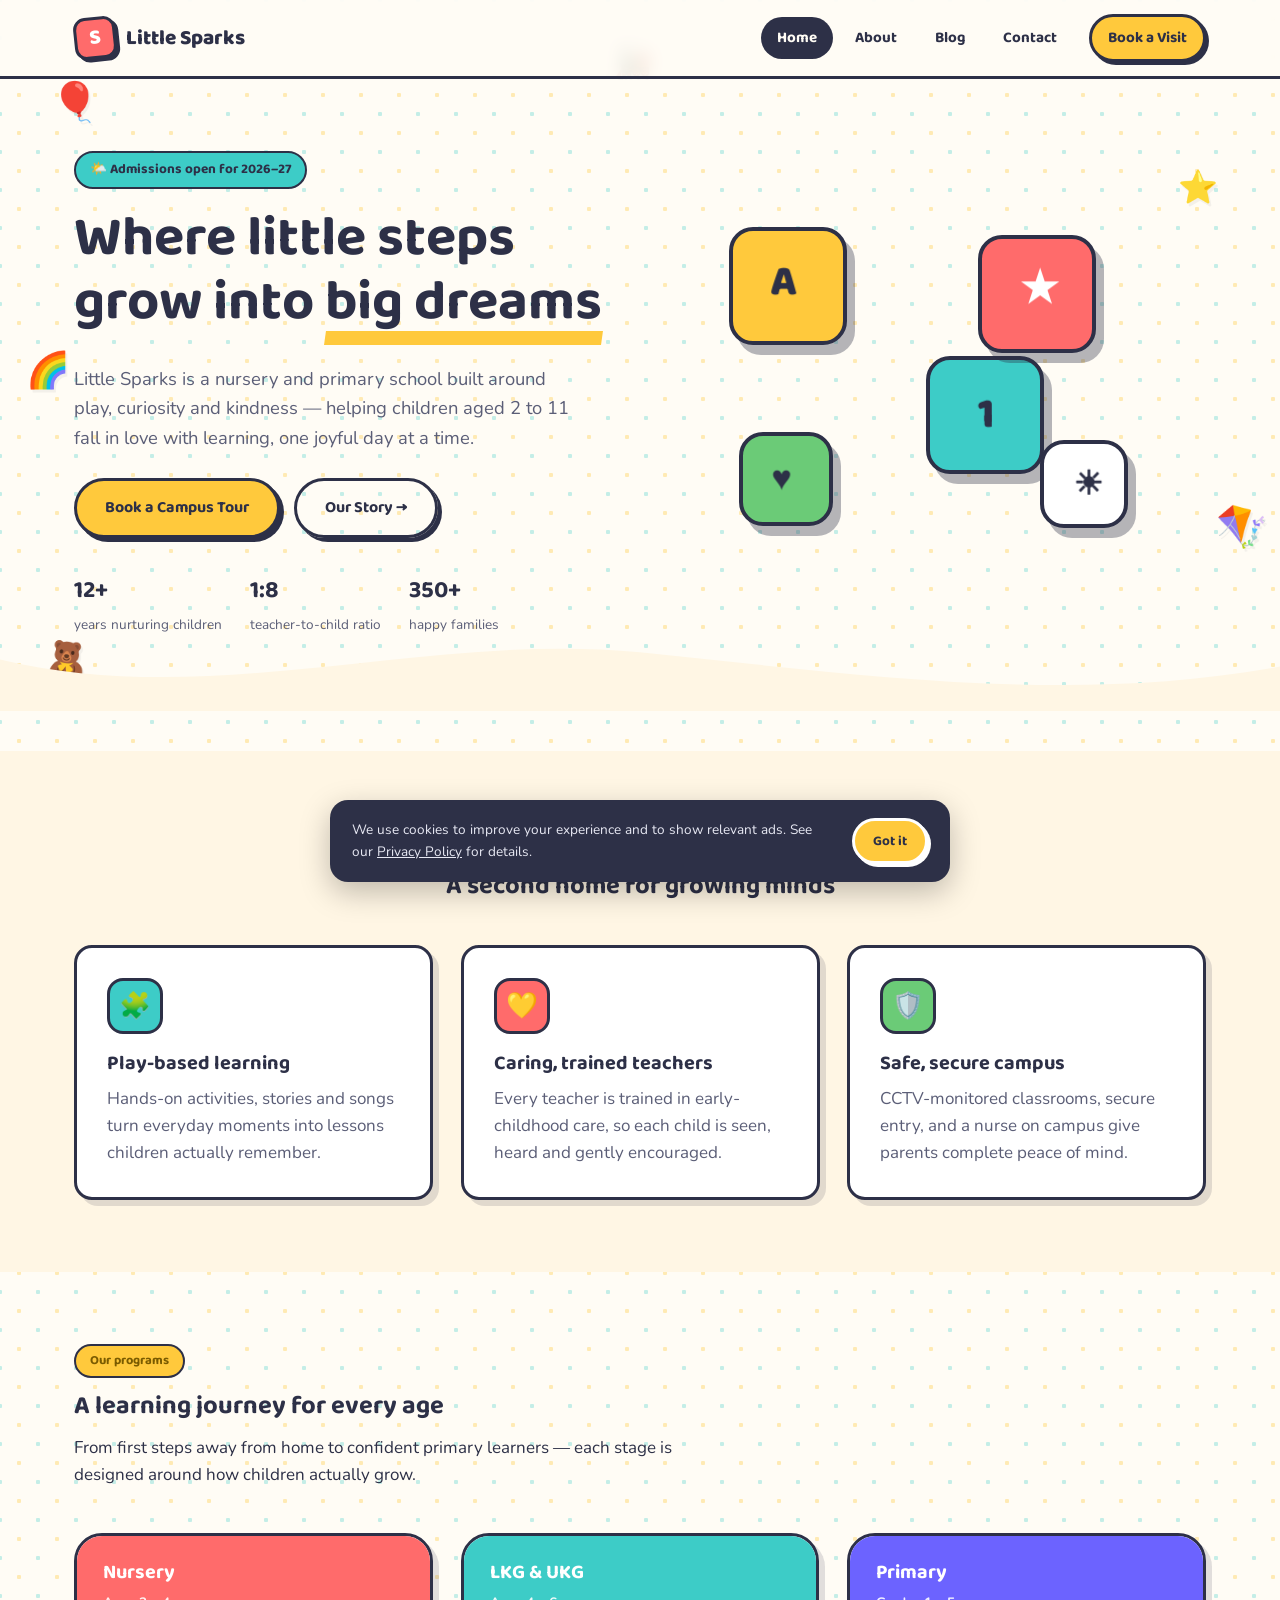
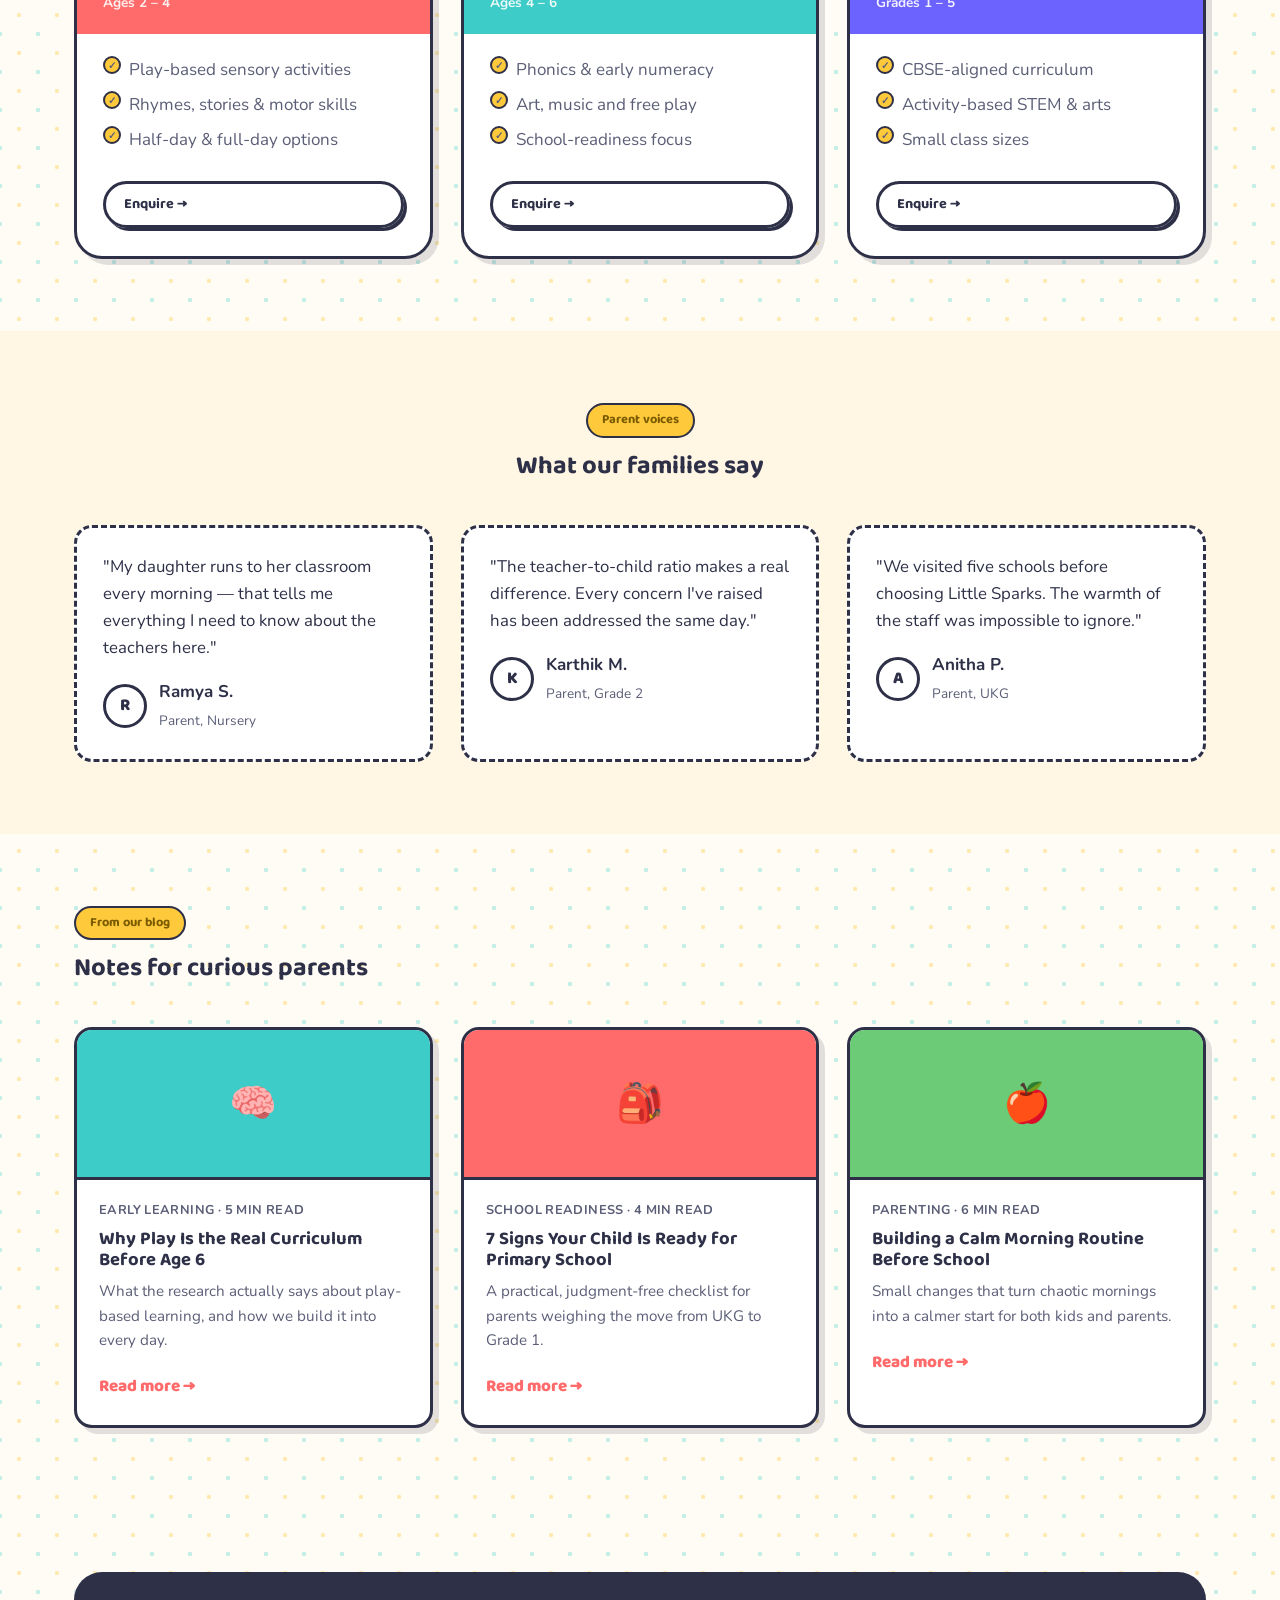
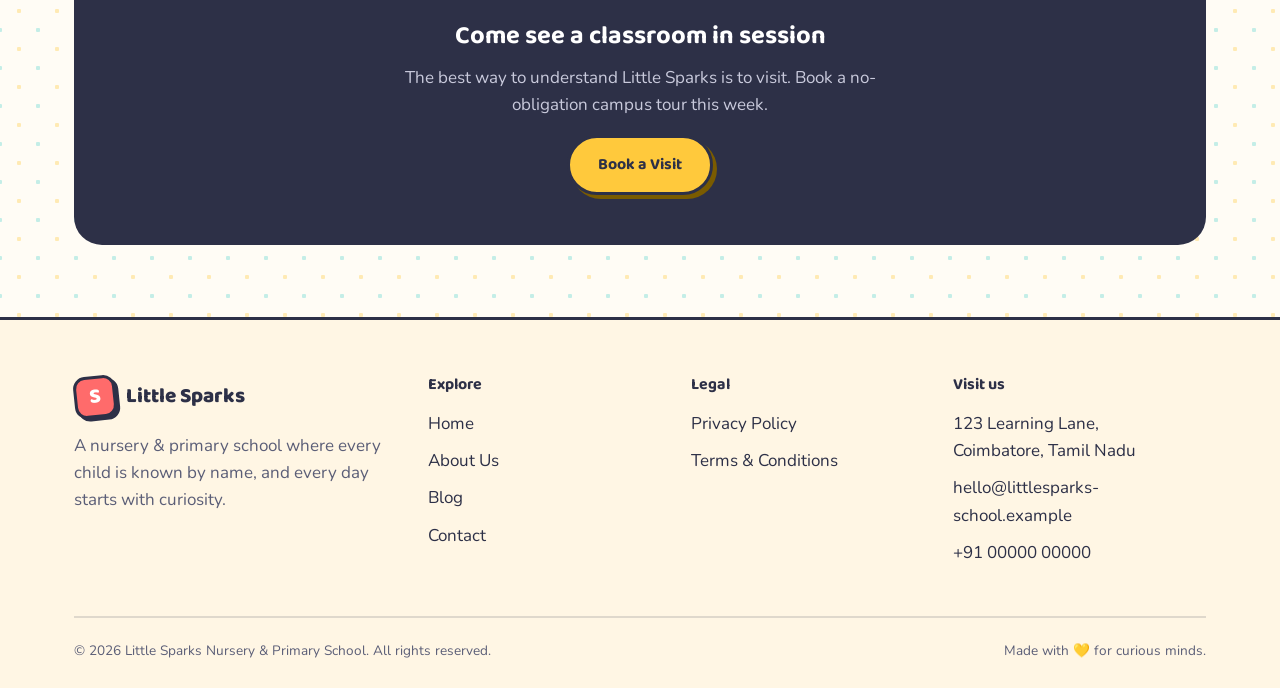
<file: index.html>
<!DOCTYPE html>
<html lang="en">
<head>
<meta charset="UTF-8">
<meta name="viewport" content="width=device-width, initial-scale=1.0">
<title>Little Sparks Nursery & Primary School | Play-Based Early Education</title>
<meta name="description" content="Little Sparks Nursery & Primary School offers warm, play-based early education for children aged 2–11, with caring teachers, safe campuses and a joyful learning journey.">
<meta name="keywords" content="nursery school, primary school, kindergarten, early childhood education, play-based learning">
<link rel="canonical" href="https://www.littlesparks-school.example/index.html">
<!-- Open Graph -->
<meta property="og:type" content="website">
<meta property="og:title" content="Little Sparks Nursery & Primary School">
<meta property="og:description" content="Where little steps grow into big dreams — play-based nursery and primary education.">
<meta property="og:url" content="https://www.littlesparks-school.example/index.html">
<meta name="twitter:card" content="summary_large_image">
<link rel="icon" href="data:image/svg+xml,<svg xmlns=%22http://www.w3.org/2000/svg%22 viewBox=%220 0 100 100%22><rect width=%22100%22 height=%22100%22 rx=%2222%22 fill=%22%23FF6B6B%22/><text x=%2250%22 y=%2266%22 font-size=%2258%22 text-anchor=%22middle%22 fill=%22white%22 font-family=%22Arial%22>S</text></svg>">
<link rel="preconnect" href="https://fonts.googleapis.com">
<link rel="preconnect" href="https://fonts.gstatic.com" crossorigin>
<link href="https://fonts.googleapis.com/css2?family=Baloo+2:wght@500;700;800&family=Nunito:wght@400;600;700;800&display=swap" rel="stylesheet">
<link rel="stylesheet" href="css/style.css">
<script type="application/ld+json">
{
  "@context": "https://schema.org",
  "@type": "School",
  "name": "Little Sparks Nursery & Primary School",
  "description": "Play-based nursery and primary school for children aged 2–11.",
  "url": "https://www.littlesparks-school.example/",
  "telephone": "+91-00000-00000",
  "address": {
    "@type": "PostalAddress",
    "addressCountry": "IN"
  }
}
</script>
</head>
<body>
<a class="skip-link" href="#main">Skip to content</a>

<header class="site-header">
  <nav class="nav">
    <a class="logo" href="index.html">
      <span class="logo-mark">S</span>
      Little Sparks
    </a>
    <button class="nav-toggle" aria-label="Toggle menu" aria-expanded="false">
      <span></span><span></span><span></span>
    </button>
    <div class="nav-links">
      <a href="index.html">Home</a>
      <a href="about.html">About</a>
      <a href="blog.html">Blog</a>
      <a href="contact.html">Contact</a>
      <a class="btn btn-primary btn-sm nav-cta" href="contact.html">Book a Visit</a>
    </div>
  </nav>
</header>

<main id="main">

  <!-- ================= HERO ================= -->
  <section class="hero">
    <div class="container hero-grid">
      <div>
        <span class="eyebrow">🌤️ Admissions open for 2026–27</span>
        <h1>Where little steps<br>grow into <span class="accent-underline">big dreams</span></h1>
        <p class="lead">Little Sparks is a nursery and primary school built around play, curiosity and kindness — helping children aged 2 to 11 fall in love with learning, one joyful day at a time.</p>
        <div class="hero-actions">
          <a href="contact.html" class="btn btn-primary">Book a Campus Tour</a>
          <a href="about.html" class="btn btn-ghost">Our Story →</a>
        </div>
        <div class="hero-stats">
          <div class="hero-stat"><b>12+</b><span>years nurturing children</span></div>
          <div class="hero-stat"><b>1:8</b><span>teacher-to-child ratio</span></div>
          <div class="hero-stat"><b>350+</b><span>happy families</span></div>
        </div>
      </div>

      <div class="block-stage" aria-hidden="true">
        <div class="toy-block tb-1"><span>A</span></div>
        <div class="toy-block tb-2"><span>1</span></div>
        <div class="toy-block tb-3"><span>★</span></div>
        <div class="toy-block tb-4"><span>♥</span></div>
        <div class="toy-block tb-5"><span>☀</span></div>
      </div>
    </div>

    <svg class="wave" viewBox="0 0 1440 90" xmlns="http://www.w3.org/2000/svg" preserveAspectRatio="none">
      <path fill="#FFF6E4" d="M0,32 C240,90 480,0 720,24 C960,48 1200,84 1440,40 L1440,100 L0,100 Z"></path>
    </svg>
  </section>

  <!-- ================= WHY US ================= -->
  <section class="section section-alt">
    <div class="container">
      <div class="section-head center reveal">
        <span class="tag">Why families choose us</span>
        <h2>A second home for growing minds</h2>
      </div>
      <div class="grid-3">
        <div class="tilt-card reveal">
          <div class="icon-badge icon-1">🧩</div>
          <h3>Play-based learning</h3>
          <p>Hands-on activities, stories and songs turn everyday moments into lessons children actually remember.</p>
        </div>
        <div class="tilt-card reveal">
          <div class="icon-badge icon-2">💛</div>
          <h3>Caring, trained teachers</h3>
          <p>Every teacher is trained in early-childhood care, so each child is seen, heard and gently encouraged.</p>
        </div>
        <div class="tilt-card reveal">
          <div class="icon-badge icon-3">🛡️</div>
          <h3>Safe, secure campus</h3>
          <p>CCTV-monitored classrooms, secure entry, and a nurse on campus give parents complete peace of mind.</p>
        </div>
      </div>
    </div>
  </section>

  <!-- ================= PROGRAMS ================= -->
  <section class="section">
    <div class="container">
      <div class="section-head reveal">
        <span class="tag">Our programs</span>
        <h2>A learning journey for every age</h2>
        <p>From first steps away from home to confident primary learners — each stage is designed around how children actually grow.</p>
      </div>
      <div class="grid-3">
        <div class="program-card reveal">
          <div class="program-top p-nursery">
            <h3>Nursery</h3>
            <span>Ages 2 – 4</span>
          </div>
          <div class="program-body">
            <ul>
              <li>Play-based sensory activities</li>
              <li>Rhymes, stories & motor skills</li>
              <li>Half-day & full-day options</li>
            </ul>
            <a href="contact.html" class="btn btn-sm btn-ghost">Enquire →</a>
          </div>
        </div>
        <div class="program-card reveal">
          <div class="program-top p-lkg">
            <h3>LKG & UKG</h3>
            <span>Ages 4 – 6</span>
          </div>
          <div class="program-body">
            <ul>
              <li>Phonics & early numeracy</li>
              <li>Art, music and free play</li>
              <li>School-readiness focus</li>
            </ul>
            <a href="contact.html" class="btn btn-sm btn-ghost">Enquire →</a>
          </div>
        </div>
        <div class="program-card reveal">
          <div class="program-top p-primary">
            <h3>Primary</h3>
            <span>Grades 1 – 5</span>
          </div>
          <div class="program-body">
            <ul>
              <li>CBSE-aligned curriculum</li>
              <li>Activity-based STEM & arts</li>
              <li>Small class sizes</li>
            </ul>
            <a href="contact.html" class="btn btn-sm btn-ghost">Enquire →</a>
          </div>
        </div>
      </div>
    </div>
  </section>

  <!-- ================= TESTIMONIALS ================= -->
  <section class="section section-alt">
    <div class="container">
      <div class="section-head center reveal">
        <span class="tag">Parent voices</span>
        <h2>What our families say</h2>
      </div>
      <div class="grid-3">
        <div class="testimonial reveal">
          <p>"My daughter runs to her classroom every morning — that tells me everything I need to know about the teachers here."</p>
          <div class="testimonial-who">
            <div class="avatar">R</div>
            <div><strong>Ramya S.</strong><br><span style="color:var(--ink-soft); font-size:.85rem;">Parent, Nursery</span></div>
          </div>
        </div>
        <div class="testimonial reveal">
          <p>"The teacher-to-child ratio makes a real difference. Every concern I've raised has been addressed the same day."</p>
          <div class="testimonial-who">
            <div class="avatar">K</div>
            <div><strong>Karthik M.</strong><br><span style="color:var(--ink-soft); font-size:.85rem;">Parent, Grade 2</span></div>
          </div>
        </div>
        <div class="testimonial reveal">
          <p>"We visited five schools before choosing Little Sparks. The warmth of the staff was impossible to ignore."</p>
          <div class="testimonial-who">
            <div class="avatar">A</div>
            <div><strong>Anitha P.</strong><br><span style="color:var(--ink-soft); font-size:.85rem;">Parent, UKG</span></div>
          </div>
        </div>
      </div>
    </div>
  </section>

  <!-- ================= BLOG PREVIEW ================= -->
  <section class="section">
    <div class="container">
      <div class="section-head reveal">
        <span class="tag">From our blog</span>
        <h2>Notes for curious parents</h2>
      </div>
      <div class="grid-3">
        <a class="blog-card reveal" href="blog-post-1.html">
          <div class="blog-cover" style="background:var(--secondary);">🧠</div>
          <div class="blog-card-body">
            <div class="blog-meta">Early Learning · 5 min read</div>
            <h3>Why Play Is the Real Curriculum Before Age 6</h3>
            <p>What the research actually says about play-based learning, and how we build it into every day.</p>
            <span class="read-more">Read more →</span>
          </div>
        </a>
        <a class="blog-card reveal" href="blog-post-2.html">
          <div class="blog-cover" style="background:var(--accent);">🎒</div>
          <div class="blog-card-body">
            <div class="blog-meta">School Readiness · 4 min read</div>
            <h3>7 Signs Your Child Is Ready for Primary School</h3>
            <p>A practical, judgment-free checklist for parents weighing the move from UKG to Grade 1.</p>
            <span class="read-more">Read more →</span>
          </div>
        </a>
        <a class="blog-card reveal" href="blog-post-3.html">
          <div class="blog-cover" style="background:var(--grass);">🍎</div>
          <div class="blog-card-body">
            <div class="blog-meta">Parenting · 6 min read</div>
            <h3>Building a Calm Morning Routine Before School</h3>
            <p>Small changes that turn chaotic mornings into a calmer start for both kids and parents.</p>
            <span class="read-more">Read more →</span>
          </div>
        </a>
      </div>
    </div>
  </section>

  <!-- ================= CTA ================= -->
  <section class="section">
    <div class="container">
      <div class="cta-banner reveal">
        <h2>Come see a classroom in session</h2>
        <p>The best way to understand Little Sparks is to visit. Book a no-obligation campus tour this week.</p>
        <a href="contact.html" class="btn btn-primary">Book a Visit</a>
      </div>
    </div>
  </section>

</main>

<footer class="site-footer">
  <div class="container">
    <div class="footer-grid">
      <div>
        <div class="logo" style="margin-bottom:14px;"><span class="logo-mark">S</span>Little Sparks</div>
        <p style="color:var(--ink-soft); max-width:32ch;">A nursery & primary school where every child is known by name, and every day starts with curiosity.</p>
      </div>
      <div>
        <h4>Explore</h4>
        <ul>
          <li><a href="index.html">Home</a></li>
          <li><a href="about.html">About Us</a></li>
          <li><a href="blog.html">Blog</a></li>
          <li><a href="contact.html">Contact</a></li>
        </ul>
      </div>
      <div>
        <h4>Legal</h4>
        <ul>
          <li><a href="privacy-policy.html">Privacy Policy</a></li>
          <li><a href="terms.html">Terms & Conditions</a></li>
        </ul>
      </div>
      <div>
        <h4>Visit us</h4>
        <ul>
          <li>123 Learning Lane,<br>Coimbatore, Tamil Nadu</li>
          <li><a href="mailto:hello@littlesparks-school.example">hello@littlesparks-school.example</a></li>
          <li><a href="tel:+910000000000">+91 00000 00000</a></li>
        </ul>
      </div>
    </div>
    <div class="footer-bottom">
      <span>© <span id="year"></span> Little Sparks Nursery & Primary School. All rights reserved.</span>
      <span>Made with 💛 for curious minds.</span>
    </div>
  </div>
</footer>

<div class="consent-banner" id="consentBanner" role="dialog" aria-label="Cookie notice">
  <p>We use cookies to improve your experience and to show relevant ads. See our <a href="privacy-policy.html" style="text-decoration:underline;">Privacy Policy</a> for details.</p>
  <button class="btn btn-primary" type="button">Got it</button>
</div>

<script src="js/script.js"></script>
</body>
</html>
</file>
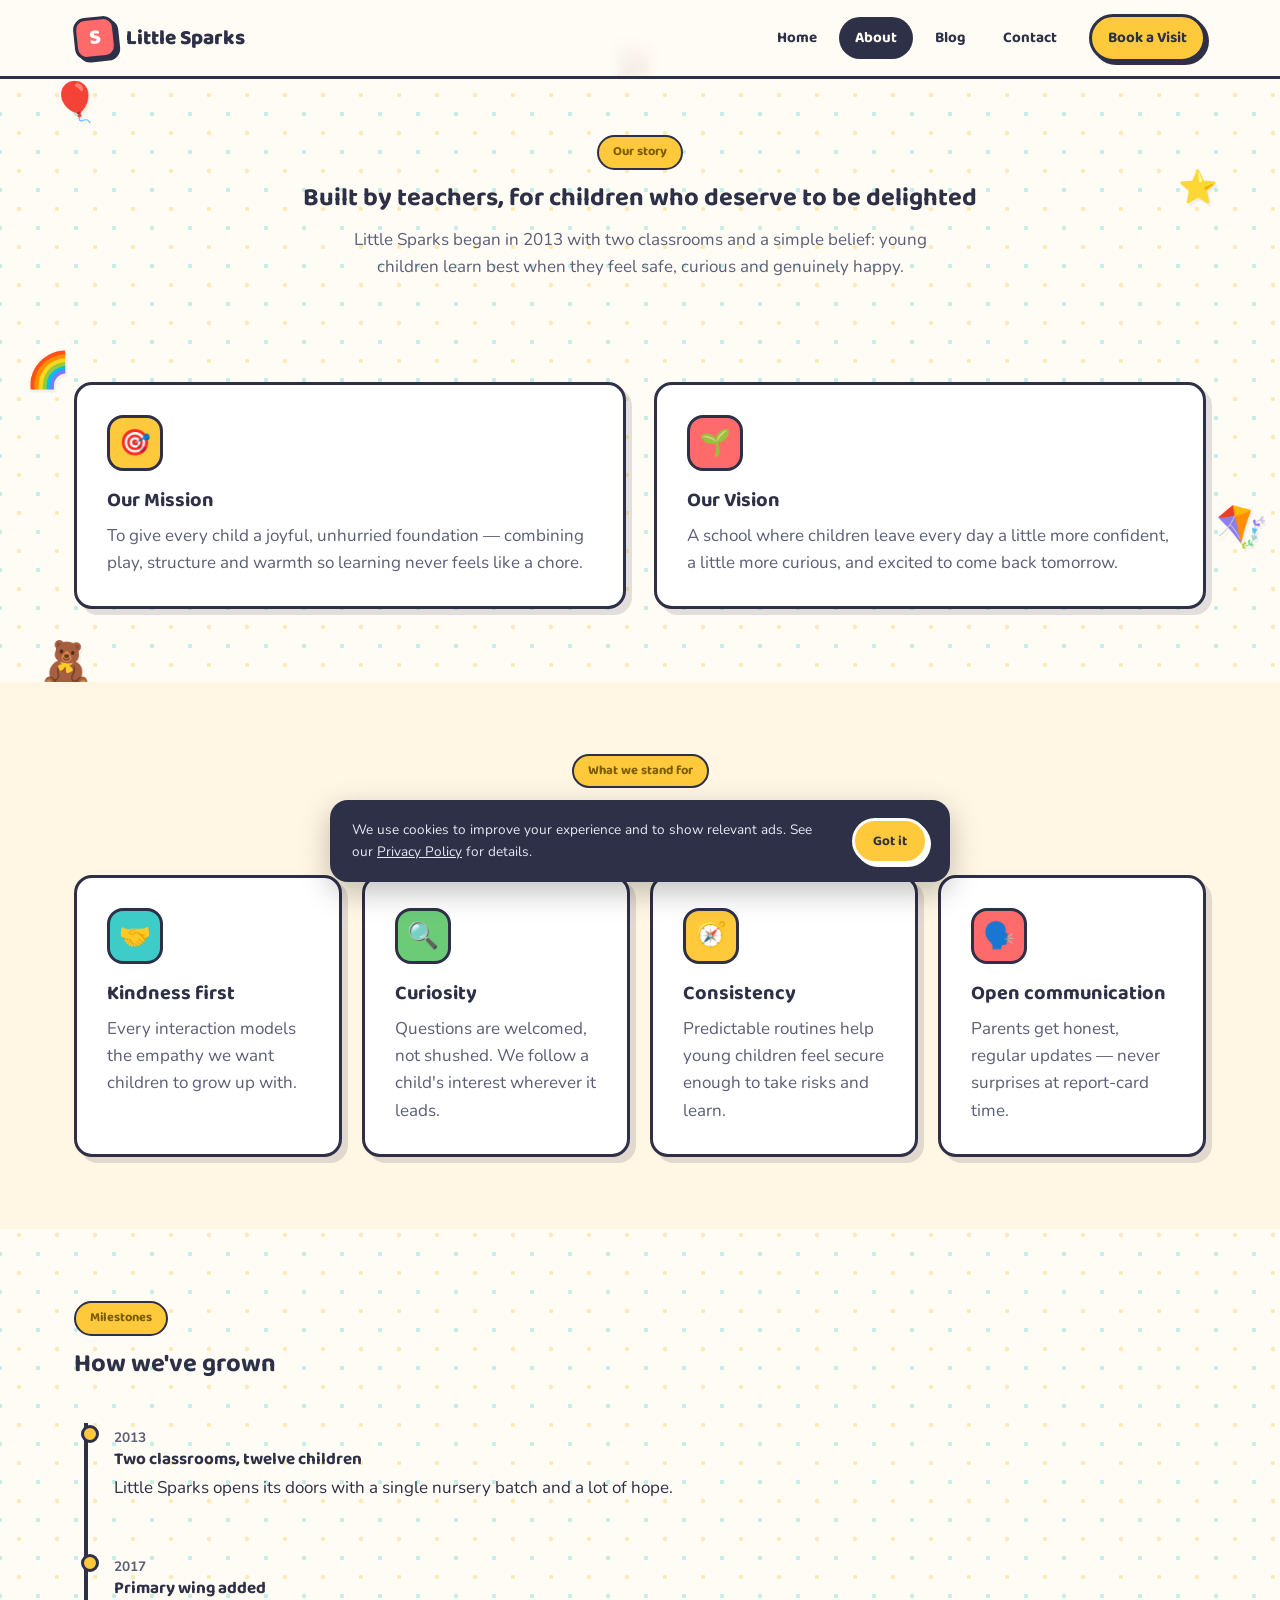
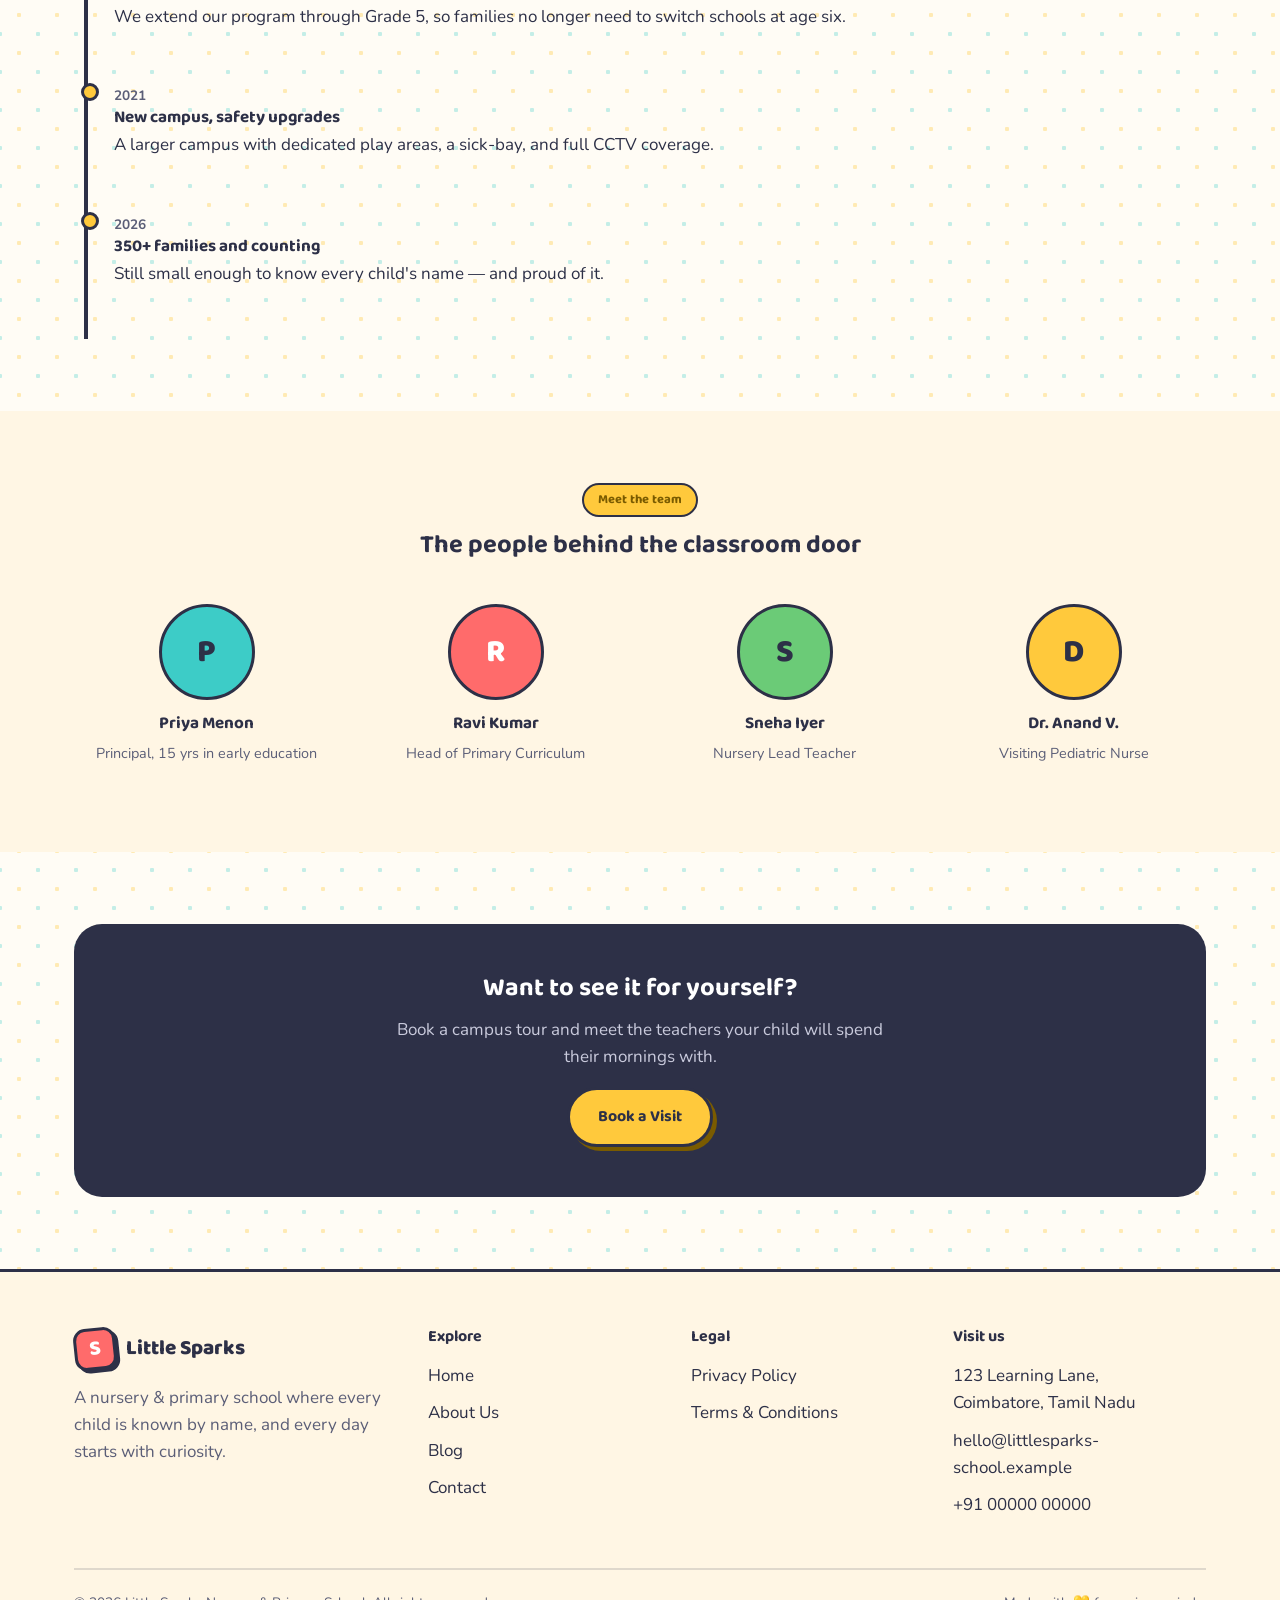
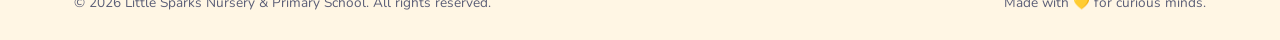
<file: about.html>
<!DOCTYPE html>
<html lang="en">
<head>
<meta charset="UTF-8">
<meta name="viewport" content="width=device-width, initial-scale=1.0">
<title>About Us | Little Sparks Nursery & Primary School</title>
<meta name="description" content="Learn about Little Sparks Nursery & Primary School — our story, mission, values, and the teachers who make our campus feel like home.">
<link rel="canonical" href="https://www.littlesparks-school.example/about.html">
<link rel="preconnect" href="https://fonts.googleapis.com">
<link rel="preconnect" href="https://fonts.gstatic.com" crossorigin>
<link href="https://fonts.googleapis.com/css2?family=Baloo+2:wght@500;700;800&family=Nunito:wght@400;600;700;800&display=swap" rel="stylesheet">
<link rel="stylesheet" href="css/style.css">
</head>
<body>
<a class="skip-link" href="#main">Skip to content</a>

<header class="site-header">
  <nav class="nav">
    <a class="logo" href="index.html"><span class="logo-mark">S</span>Little Sparks</a>
    <button class="nav-toggle" aria-label="Toggle menu" aria-expanded="false"><span></span><span></span><span></span></button>
    <div class="nav-links">
      <a href="index.html">Home</a>
      <a href="about.html">About</a>
      <a href="blog.html">Blog</a>
      <a href="contact.html">Contact</a>
      <a class="btn btn-primary btn-sm nav-cta" href="contact.html">Book a Visit</a>
    </div>
  </nav>
</header>

<main id="main">

  <section class="page-hero">
    <div class="container">
      <span class="tag reveal">Our story</span>
      <h1 class="reveal">Built by teachers, for children who deserve to be delighted</h1>
      <p class="reveal" style="max-width:60ch; margin:0 auto; color:var(--ink-soft);">Little Sparks began in 2013 with two classrooms and a simple belief: young children learn best when they feel safe, curious and genuinely happy.</p>
    </div>
  </section>

  <section class="section">
    <div class="container grid-2">
      <div class="tilt-card reveal">
        <div class="icon-badge icon-4">🎯</div>
        <h3>Our Mission</h3>
        <p>To give every child a joyful, unhurried foundation — combining play, structure and warmth so learning never feels like a chore.</p>
      </div>
      <div class="tilt-card reveal">
        <div class="icon-badge icon-2">🌱</div>
        <h3>Our Vision</h3>
        <p>A school where children leave every day a little more confident, a little more curious, and excited to come back tomorrow.</p>
      </div>
    </div>
  </section>

  <section class="section section-alt">
    <div class="container">
      <div class="section-head center reveal">
        <span class="tag">What we stand for</span>
        <h2>Our values</h2>
      </div>
      <div class="value-grid">
        <div class="tilt-card reveal"><div class="icon-badge icon-1">🤝</div><h3>Kindness first</h3><p>Every interaction models the empathy we want children to grow up with.</p></div>
        <div class="tilt-card reveal"><div class="icon-badge icon-3">🔍</div><h3>Curiosity</h3><p>Questions are welcomed, not shushed. We follow a child's interest wherever it leads.</p></div>
        <div class="tilt-card reveal"><div class="icon-badge icon-4">🧭</div><h3>Consistency</h3><p>Predictable routines help young children feel secure enough to take risks and learn.</p></div>
        <div class="tilt-card reveal"><div class="icon-badge icon-2">🗣️</div><h3>Open communication</h3><p>Parents get honest, regular updates — never surprises at report-card time.</p></div>
      </div>
    </div>
  </section>

  <section class="section">
    <div class="container">
      <div class="section-head reveal">
        <span class="tag">Milestones</span>
        <h2>How we've grown</h2>
      </div>
      <div class="timeline reveal">
        <div class="timeline-item">
          <span>2013</span>
          <h4>Two classrooms, twelve children</h4>
          <p>Little Sparks opens its doors with a single nursery batch and a lot of hope.</p>
        </div>
        <div class="timeline-item">
          <span>2017</span>
          <h4>Primary wing added</h4>
          <p>We extend our program through Grade 5, so families no longer need to switch schools at age six.</p>
        </div>
        <div class="timeline-item">
          <span>2021</span>
          <h4>New campus, safety upgrades</h4>
          <p>A larger campus with dedicated play areas, a sick-bay, and full CCTV coverage.</p>
        </div>
        <div class="timeline-item">
          <span>2026</span>
          <h4>350+ families and counting</h4>
          <p>Still small enough to know every child's name — and proud of it.</p>
        </div>
      </div>
    </div>
  </section>

  <section class="section section-alt">
    <div class="container">
      <div class="section-head center reveal">
        <span class="tag">Meet the team</span>
        <h2>The people behind the classroom door</h2>
      </div>
      <div class="staff-grid">
        <div class="staff-card reveal">
          <div class="staff-photo" style="background:var(--secondary);">P</div>
          <h4>Priya Menon</h4>
          <p style="color:var(--ink-soft); font-size:.9rem;">Principal, 15 yrs in early education</p>
        </div>
        <div class="staff-card reveal">
          <div class="staff-photo" style="background:var(--accent); color:#fff;">R</div>
          <h4>Ravi Kumar</h4>
          <p style="color:var(--ink-soft); font-size:.9rem;">Head of Primary Curriculum</p>
        </div>
        <div class="staff-card reveal">
          <div class="staff-photo" style="background:var(--grass);">S</div>
          <h4>Sneha Iyer</h4>
          <p style="color:var(--ink-soft); font-size:.9rem;">Nursery Lead Teacher</p>
        </div>
        <div class="staff-card reveal">
          <div class="staff-photo" style="background:var(--primary);">D</div>
          <h4>Dr. Anand V.</h4>
          <p style="color:var(--ink-soft); font-size:.9rem;">Visiting Pediatric Nurse</p>
        </div>
      </div>
    </div>
  </section>

  <section class="section">
    <div class="container">
      <div class="cta-banner reveal">
        <h2>Want to see it for yourself?</h2>
        <p>Book a campus tour and meet the teachers your child will spend their mornings with.</p>
        <a href="contact.html" class="btn btn-primary">Book a Visit</a>
      </div>
    </div>
  </section>

</main>

<footer class="site-footer">
  <div class="container">
    <div class="footer-grid">
      <div>
        <div class="logo" style="margin-bottom:14px;"><span class="logo-mark">S</span>Little Sparks</div>
        <p style="color:var(--ink-soft); max-width:32ch;">A nursery & primary school where every child is known by name, and every day starts with curiosity.</p>
      </div>
      <div>
        <h4>Explore</h4>
        <ul>
          <li><a href="index.html">Home</a></li>
          <li><a href="about.html">About Us</a></li>
          <li><a href="blog.html">Blog</a></li>
          <li><a href="contact.html">Contact</a></li>
        </ul>
      </div>
      <div>
        <h4>Legal</h4>
        <ul>
          <li><a href="privacy-policy.html">Privacy Policy</a></li>
          <li><a href="terms.html">Terms & Conditions</a></li>
        </ul>
      </div>
      <div>
        <h4>Visit us</h4>
        <ul>
          <li>123 Learning Lane,<br>Coimbatore, Tamil Nadu</li>
          <li><a href="mailto:hello@littlesparks-school.example">hello@littlesparks-school.example</a></li>
          <li><a href="tel:+910000000000">+91 00000 00000</a></li>
        </ul>
      </div>
    </div>
    <div class="footer-bottom">
      <span>© <span id="year"></span> Little Sparks Nursery & Primary School. All rights reserved.</span>
      <span>Made with 💛 for curious minds.</span>
    </div>
  </div>
</footer>

<div class="consent-banner" id="consentBanner" role="dialog" aria-label="Cookie notice">
  <p>We use cookies to improve your experience and to show relevant ads. See our <a href="privacy-policy.html" style="text-decoration:underline;">Privacy Policy</a> for details.</p>
  <button class="btn btn-primary" type="button">Got it</button>
</div>

<script src="js/script.js"></script>
</body>
</html>
</file>
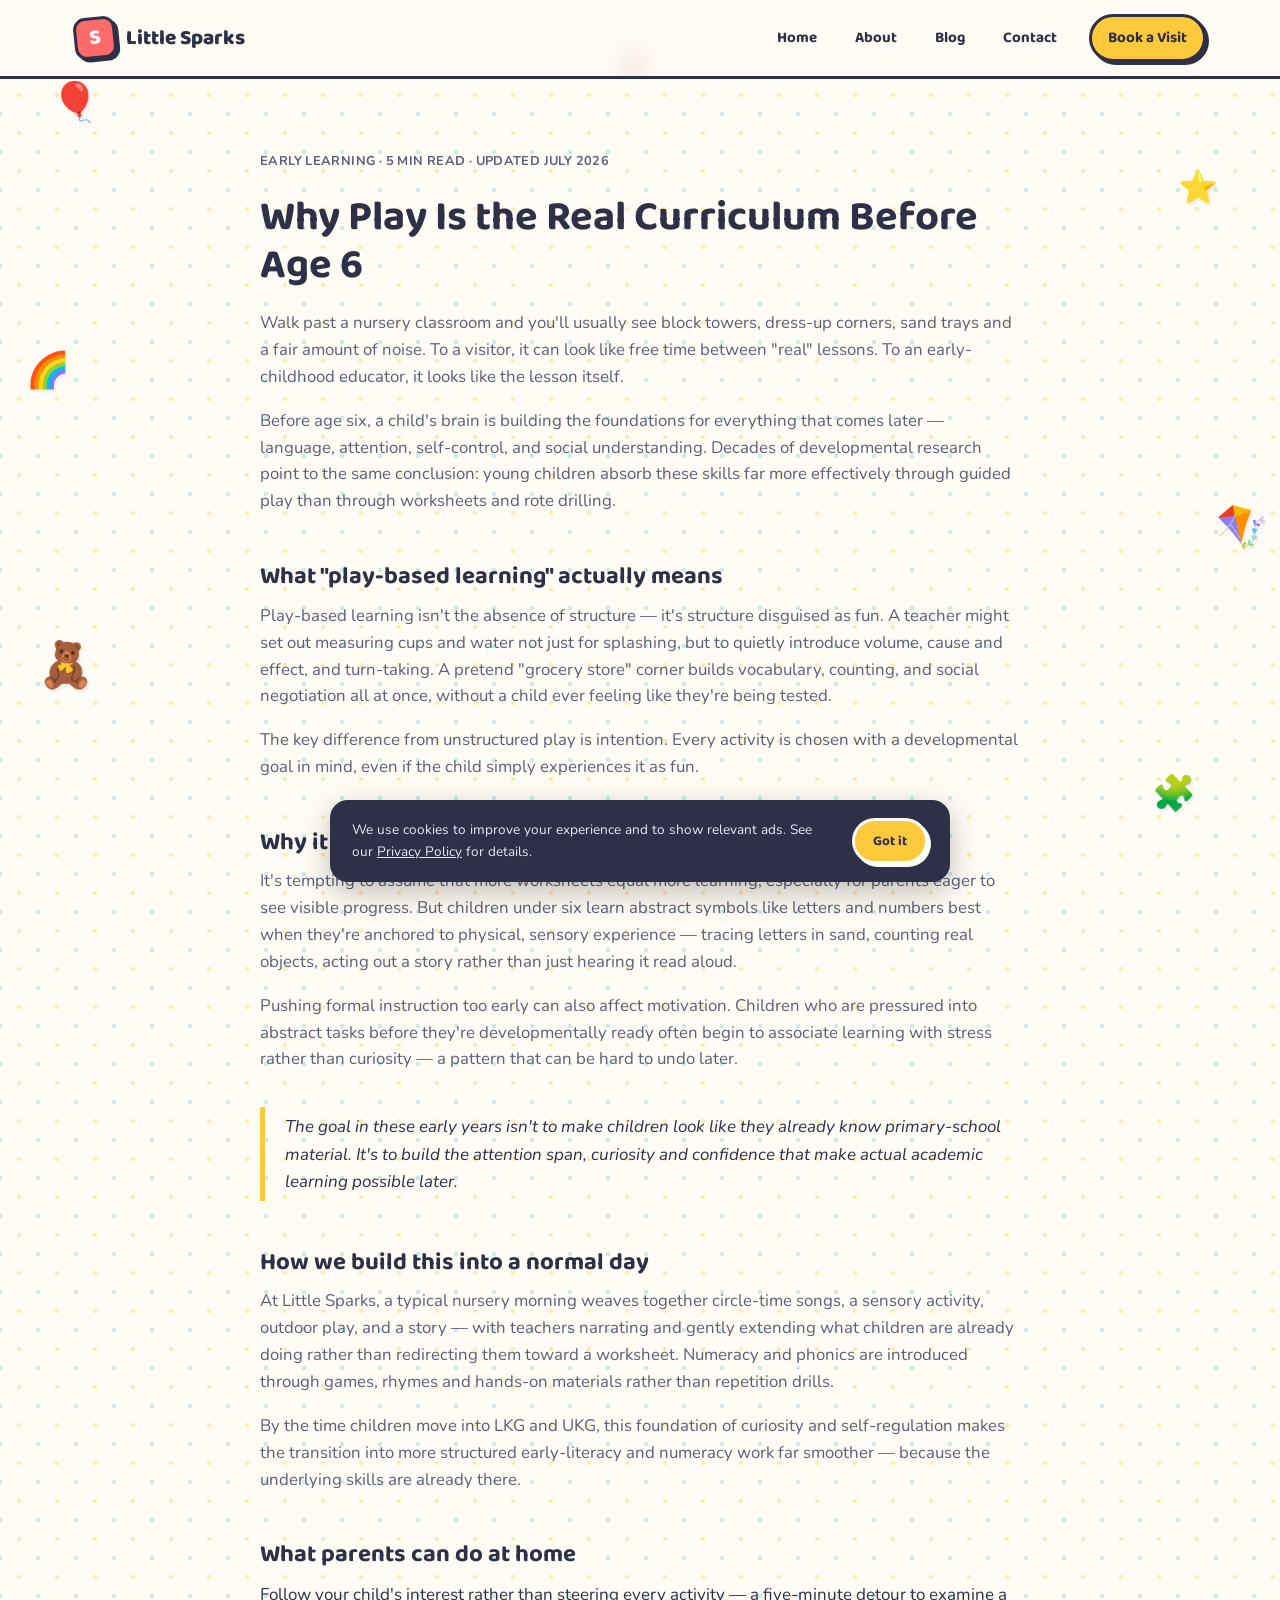
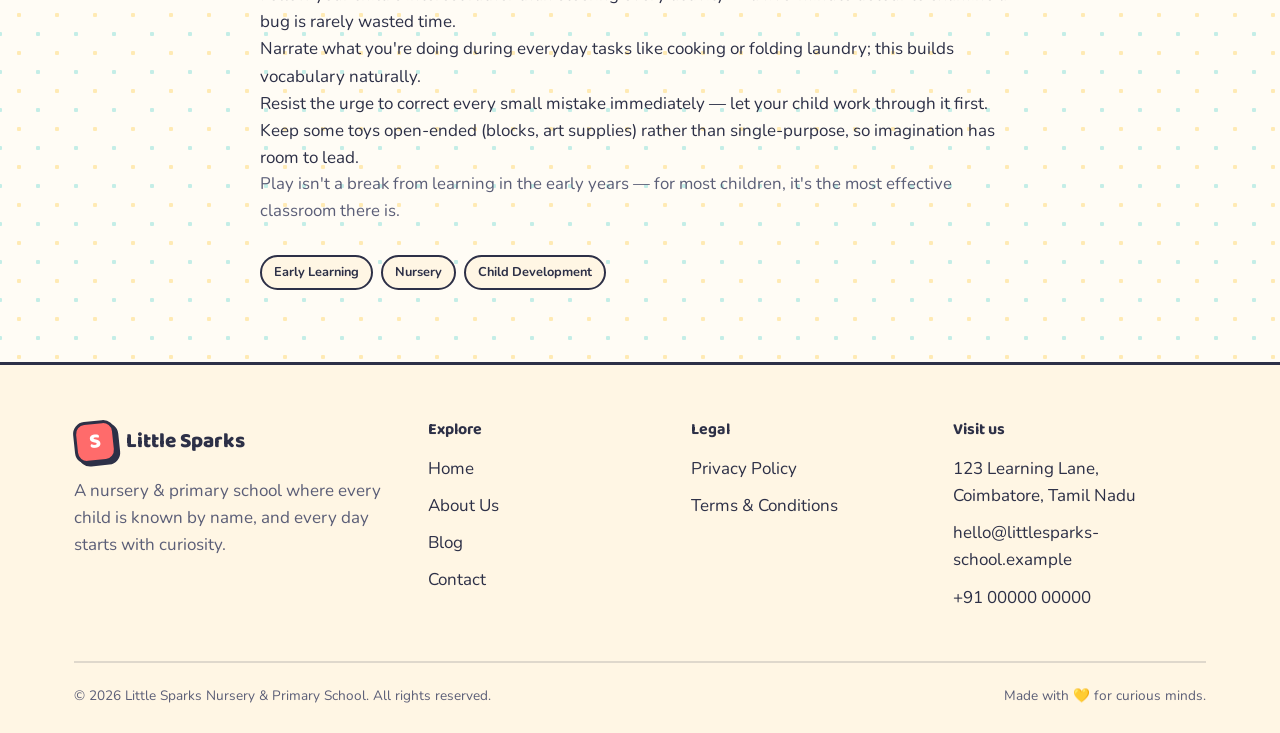
<file: blog-post-1.html>
<!DOCTYPE html>
<html lang="en">
<head>
<meta charset="UTF-8">
<meta name="viewport" content="width=device-width, initial-scale=1.0">
<title>Why Play Is the Real Curriculum Before Age 6 | Little Sparks Blog</title>
<meta name="description" content="What research says about play-based learning in early childhood, and how nurseries can build it into daily routines.">
<link rel="canonical" href="https://www.littlesparks-school.example/blog-post-1.html">
<link rel="preconnect" href="https://fonts.googleapis.com">
<link rel="preconnect" href="https://fonts.gstatic.com" crossorigin>
<link href="https://fonts.googleapis.com/css2?family=Baloo+2:wght@500;700;800&family=Nunito:wght@400;600;700;800&display=swap" rel="stylesheet">
<link rel="stylesheet" href="css/style.css">
</head>
<body>
<a class="skip-link" href="#main">Skip to content</a>

<header class="site-header">
  <nav class="nav">
    <a class="logo" href="index.html"><span class="logo-mark">S</span>Little Sparks</a>
    <button class="nav-toggle" aria-label="Toggle menu" aria-expanded="false"><span></span><span></span><span></span></button>
    <div class="nav-links">
      <a href="index.html">Home</a>
      <a href="about.html">About</a>
      <a href="blog.html">Blog</a>
      <a href="contact.html">Contact</a>
      <a class="btn btn-primary btn-sm nav-cta" href="contact.html">Book a Visit</a>
    </div>
  </nav>
</header>

<main id="main">
  <section class="section">
    <div class="container">
      <article class="post reveal">
        <div class="blog-meta">Early Learning · 5 min read · Updated July 2026</div>
        <h1>Why Play Is the Real Curriculum Before Age 6</h1>

        <p>Walk past a nursery classroom and you'll usually see block towers, dress-up corners, sand trays and a fair amount of noise. To a visitor, it can look like free time between "real" lessons. To an early-childhood educator, it looks like the lesson itself.</p>

        <p>Before age six, a child's brain is building the foundations for everything that comes later — language, attention, self-control, and social understanding. Decades of developmental research point to the same conclusion: young children absorb these skills far more effectively through guided play than through worksheets and rote drilling.</p>

        <h2>What "play-based learning" actually means</h2>
        <p>Play-based learning isn't the absence of structure — it's structure disguised as fun. A teacher might set out measuring cups and water not just for splashing, but to quietly introduce volume, cause and effect, and turn-taking. A pretend "grocery store" corner builds vocabulary, counting, and social negotiation all at once, without a child ever feeling like they're being tested.</p>

        <p>The key difference from unstructured play is intention. Every activity is chosen with a developmental goal in mind, even if the child simply experiences it as fun.</p>

        <h2>Why it works better than early drilling</h2>
        <p>It's tempting to assume that more worksheets equal more learning, especially for parents eager to see visible progress. But children under six learn abstract symbols like letters and numbers best when they're anchored to physical, sensory experience — tracing letters in sand, counting real objects, acting out a story rather than just hearing it read aloud.</p>

        <p>Pushing formal instruction too early can also affect motivation. Children who are pressured into abstract tasks before they're developmentally ready often begin to associate learning with stress rather than curiosity — a pattern that can be hard to undo later.</p>

        <blockquote>The goal in these early years isn't to make children look like they already know primary-school material. It's to build the attention span, curiosity and confidence that make actual academic learning possible later.</blockquote>

        <h2>How we build this into a normal day</h2>
        <p>At Little Sparks, a typical nursery morning weaves together circle-time songs, a sensory activity, outdoor play, and a story — with teachers narrating and gently extending what children are already doing rather than redirecting them toward a worksheet. Numeracy and phonics are introduced through games, rhymes and hands-on materials rather than repetition drills.</p>

        <p>By the time children move into LKG and UKG, this foundation of curiosity and self-regulation makes the transition into more structured early-literacy and numeracy work far smoother — because the underlying skills are already there.</p>

        <h2>What parents can do at home</h2>
        <ul>
          <li>Follow your child's interest rather than steering every activity — a five-minute detour to examine a bug is rarely wasted time.</li>
          <li>Narrate what you're doing during everyday tasks like cooking or folding laundry; this builds vocabulary naturally.</li>
          <li>Resist the urge to correct every small mistake immediately — let your child work through it first.</li>
          <li>Keep some toys open-ended (blocks, art supplies) rather than single-purpose, so imagination has room to lead.</li>
        </ul>

        <p>Play isn't a break from learning in the early years — for most children, it's the most effective classroom there is.</p>

        <div class="post-tags">
          <span>Early Learning</span><span>Nursery</span><span>Child Development</span>
        </div>
      </article>
    </div>
  </section>
</main>

<footer class="site-footer">
  <div class="container">
    <div class="footer-grid">
      <div>
        <div class="logo" style="margin-bottom:14px;"><span class="logo-mark">S</span>Little Sparks</div>
        <p style="color:var(--ink-soft); max-width:32ch;">A nursery & primary school where every child is known by name, and every day starts with curiosity.</p>
      </div>
      <div>
        <h4>Explore</h4>
        <ul>
          <li><a href="index.html">Home</a></li>
          <li><a href="about.html">About Us</a></li>
          <li><a href="blog.html">Blog</a></li>
          <li><a href="contact.html">Contact</a></li>
        </ul>
      </div>
      <div>
        <h4>Legal</h4>
        <ul>
          <li><a href="privacy-policy.html">Privacy Policy</a></li>
          <li><a href="terms.html">Terms & Conditions</a></li>
        </ul>
      </div>
      <div>
        <h4>Visit us</h4>
        <ul>
          <li>123 Learning Lane,<br>Coimbatore, Tamil Nadu</li>
          <li><a href="mailto:hello@littlesparks-school.example">hello@littlesparks-school.example</a></li>
          <li><a href="tel:+910000000000">+91 00000 00000</a></li>
        </ul>
      </div>
    </div>
    <div class="footer-bottom">
      <span>© <span id="year"></span> Little Sparks Nursery & Primary School. All rights reserved.</span>
      <span>Made with 💛 for curious minds.</span>
    </div>
  </div>
</footer>

<div class="consent-banner" id="consentBanner" role="dialog" aria-label="Cookie notice">
  <p>We use cookies to improve your experience and to show relevant ads. See our <a href="privacy-policy.html" style="text-decoration:underline;">Privacy Policy</a> for details.</p>
  <button class="btn btn-primary" type="button">Got it</button>
</div>

<script src="js/script.js"></script>
</body>
</html>
</file>
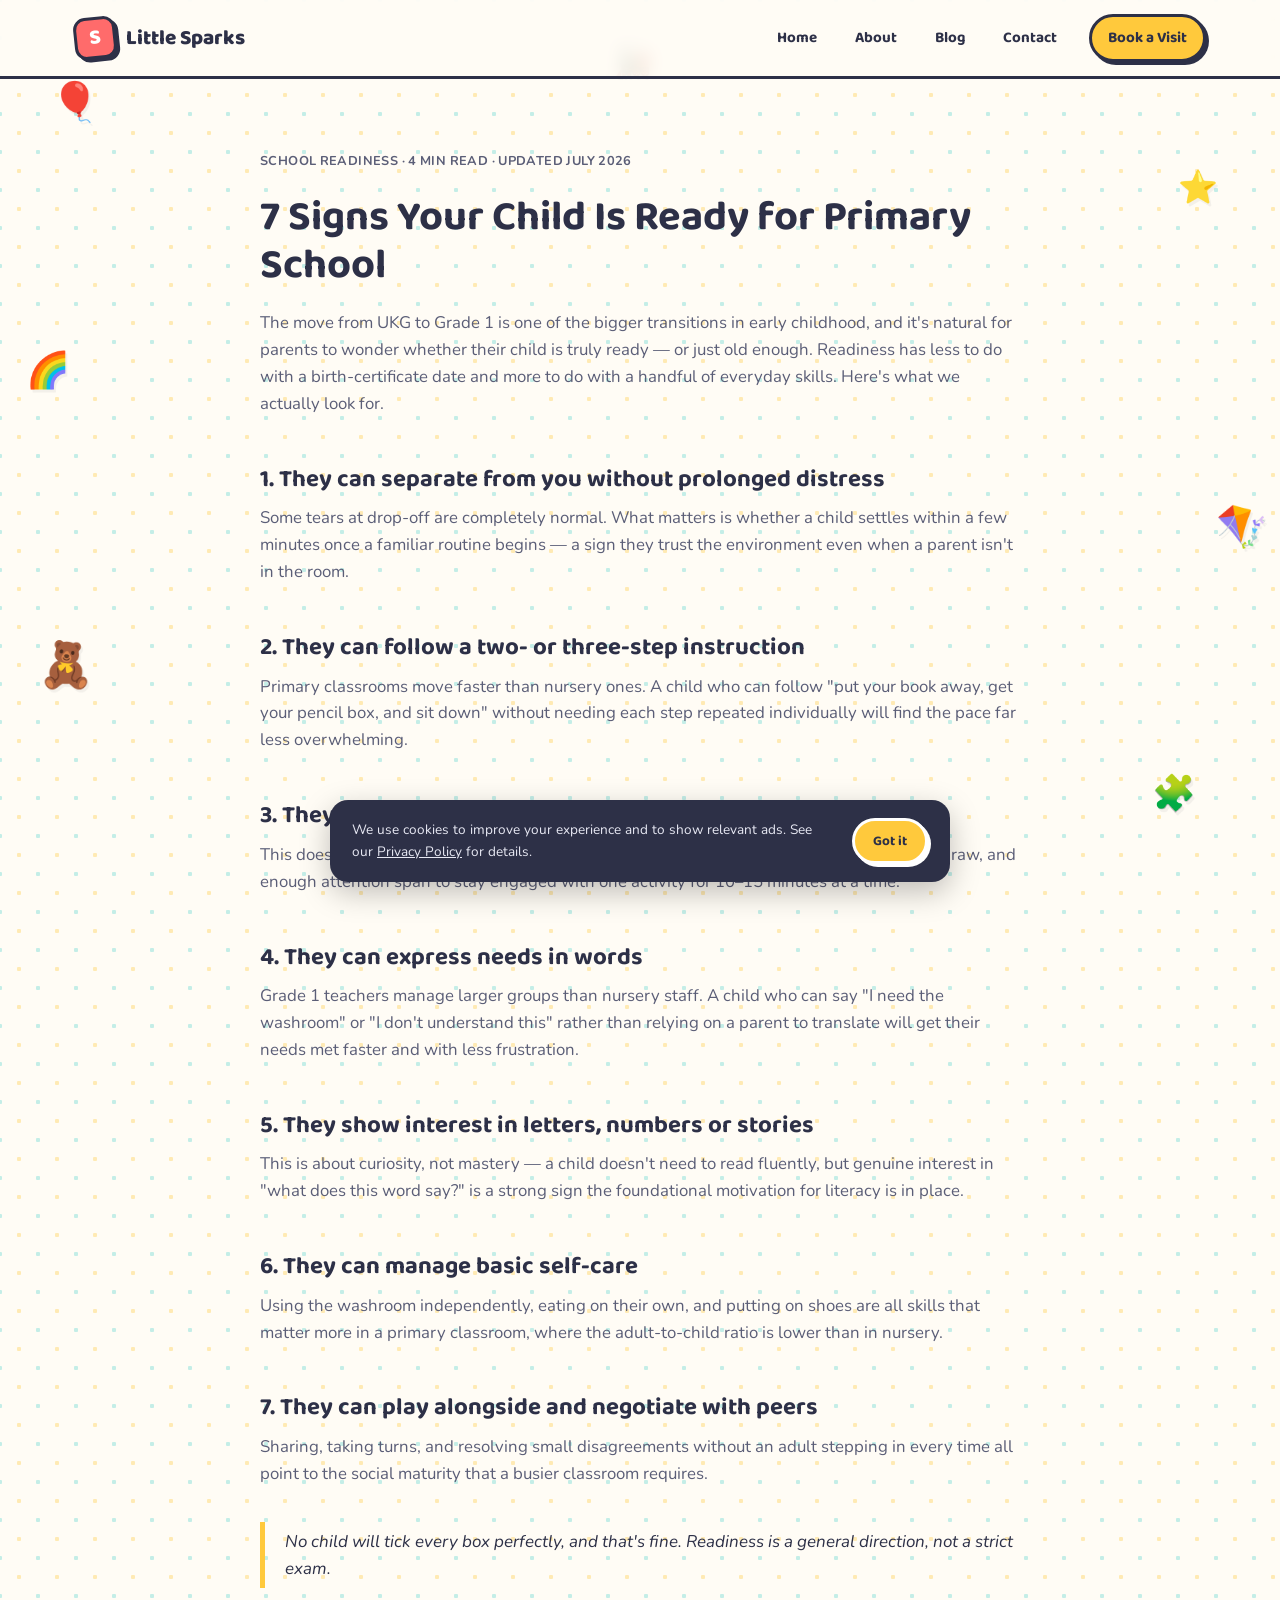
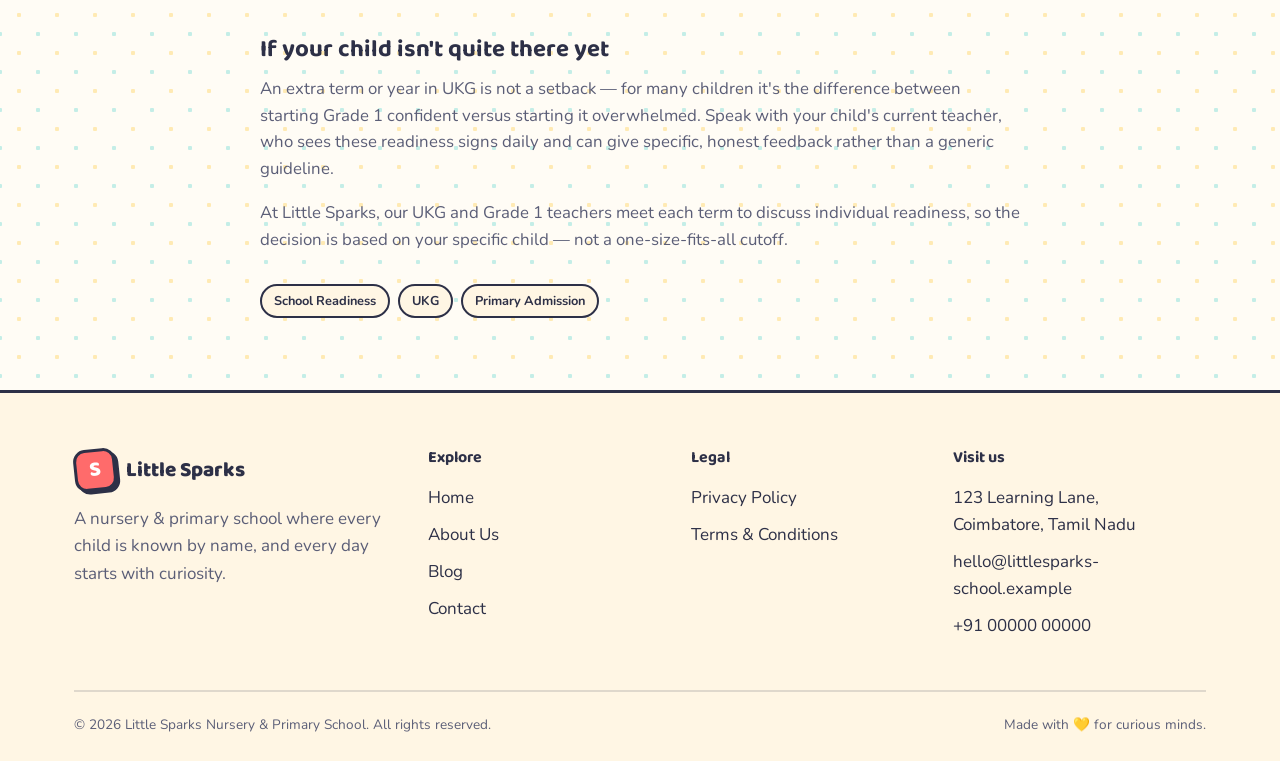
<file: blog-post-2.html>
<!DOCTYPE html>
<html lang="en">
<head>
<meta charset="UTF-8">
<meta name="viewport" content="width=device-width, initial-scale=1.0">
<title>7 Signs Your Child Is Ready for Primary School | Little Sparks Blog</title>
<meta name="description" content="A practical, judgment-free checklist for parents deciding when to move their child from UKG to Grade 1.">
<link rel="canonical" href="https://www.littlesparks-school.example/blog-post-2.html">
<link rel="preconnect" href="https://fonts.googleapis.com">
<link rel="preconnect" href="https://fonts.gstatic.com" crossorigin>
<link href="https://fonts.googleapis.com/css2?family=Baloo+2:wght@500;700;800&family=Nunito:wght@400;600;700;800&display=swap" rel="stylesheet">
<link rel="stylesheet" href="css/style.css">
</head>
<body>
<a class="skip-link" href="#main">Skip to content</a>

<header class="site-header">
  <nav class="nav">
    <a class="logo" href="index.html"><span class="logo-mark">S</span>Little Sparks</a>
    <button class="nav-toggle" aria-label="Toggle menu" aria-expanded="false"><span></span><span></span><span></span></button>
    <div class="nav-links">
      <a href="index.html">Home</a>
      <a href="about.html">About</a>
      <a href="blog.html">Blog</a>
      <a href="contact.html">Contact</a>
      <a class="btn btn-primary btn-sm nav-cta" href="contact.html">Book a Visit</a>
    </div>
  </nav>
</header>

<main id="main">
  <section class="section">
    <div class="container">
      <article class="post reveal">
        <div class="blog-meta">School Readiness · 4 min read · Updated July 2026</div>
        <h1>7 Signs Your Child Is Ready for Primary School</h1>

        <p>The move from UKG to Grade 1 is one of the bigger transitions in early childhood, and it's natural for parents to wonder whether their child is truly ready — or just old enough. Readiness has less to do with a birth-certificate date and more to do with a handful of everyday skills. Here's what we actually look for.</p>

        <h2>1. They can separate from you without prolonged distress</h2>
        <p>Some tears at drop-off are completely normal. What matters is whether a child settles within a few minutes once a familiar routine begins — a sign they trust the environment even when a parent isn't in the room.</p>

        <h2>2. They can follow a two- or three-step instruction</h2>
        <p>Primary classrooms move faster than nursery ones. A child who can follow "put your book away, get your pencil box, and sit down" without needing each step repeated individually will find the pace far less overwhelming.</p>

        <h2>3. They can hold a pencil and sit for short focused stretches</h2>
        <p>This doesn't mean perfect handwriting — it means enough fine-motor control to trace and draw, and enough attention span to stay engaged with one activity for 10–15 minutes at a time.</p>

        <h2>4. They can express needs in words</h2>
        <p>Grade 1 teachers manage larger groups than nursery staff. A child who can say "I need the washroom" or "I don't understand this" rather than relying on a parent to translate will get their needs met faster and with less frustration.</p>

        <h2>5. They show interest in letters, numbers or stories</h2>
        <p>This is about curiosity, not mastery — a child doesn't need to read fluently, but genuine interest in "what does this word say?" is a strong sign the foundational motivation for literacy is in place.</p>

        <h2>6. They can manage basic self-care</h2>
        <p>Using the washroom independently, eating on their own, and putting on shoes are all skills that matter more in a primary classroom, where the adult-to-child ratio is lower than in nursery.</p>

        <h2>7. They can play alongside and negotiate with peers</h2>
        <p>Sharing, taking turns, and resolving small disagreements without an adult stepping in every time all point to the social maturity that a busier classroom requires.</p>

        <blockquote>No child will tick every box perfectly, and that's fine. Readiness is a general direction, not a strict exam.</blockquote>

        <h2>If your child isn't quite there yet</h2>
        <p>An extra term or year in UKG is not a setback — for many children it's the difference between starting Grade 1 confident versus starting it overwhelmed. Speak with your child's current teacher, who sees these readiness signs daily and can give specific, honest feedback rather than a generic guideline.</p>

        <p>At Little Sparks, our UKG and Grade 1 teachers meet each term to discuss individual readiness, so the decision is based on your specific child — not a one-size-fits-all cutoff.</p>

        <div class="post-tags">
          <span>School Readiness</span><span>UKG</span><span>Primary Admission</span>
        </div>
      </article>
    </div>
  </section>
</main>

<footer class="site-footer">
  <div class="container">
    <div class="footer-grid">
      <div>
        <div class="logo" style="margin-bottom:14px;"><span class="logo-mark">S</span>Little Sparks</div>
        <p style="color:var(--ink-soft); max-width:32ch;">A nursery & primary school where every child is known by name, and every day starts with curiosity.</p>
      </div>
      <div>
        <h4>Explore</h4>
        <ul>
          <li><a href="index.html">Home</a></li>
          <li><a href="about.html">About Us</a></li>
          <li><a href="blog.html">Blog</a></li>
          <li><a href="contact.html">Contact</a></li>
        </ul>
      </div>
      <div>
        <h4>Legal</h4>
        <ul>
          <li><a href="privacy-policy.html">Privacy Policy</a></li>
          <li><a href="terms.html">Terms & Conditions</a></li>
        </ul>
      </div>
      <div>
        <h4>Visit us</h4>
        <ul>
          <li>123 Learning Lane,<br>Coimbatore, Tamil Nadu</li>
          <li><a href="mailto:hello@littlesparks-school.example">hello@littlesparks-school.example</a></li>
          <li><a href="tel:+910000000000">+91 00000 00000</a></li>
        </ul>
      </div>
    </div>
    <div class="footer-bottom">
      <span>© <span id="year"></span> Little Sparks Nursery & Primary School. All rights reserved.</span>
      <span>Made with 💛 for curious minds.</span>
    </div>
  </div>
</footer>

<div class="consent-banner" id="consentBanner" role="dialog" aria-label="Cookie notice">
  <p>We use cookies to improve your experience and to show relevant ads. See our <a href="privacy-policy.html" style="text-decoration:underline;">Privacy Policy</a> for details.</p>
  <button class="btn btn-primary" type="button">Got it</button>
</div>

<script src="js/script.js"></script>
</body>
</html>
</file>
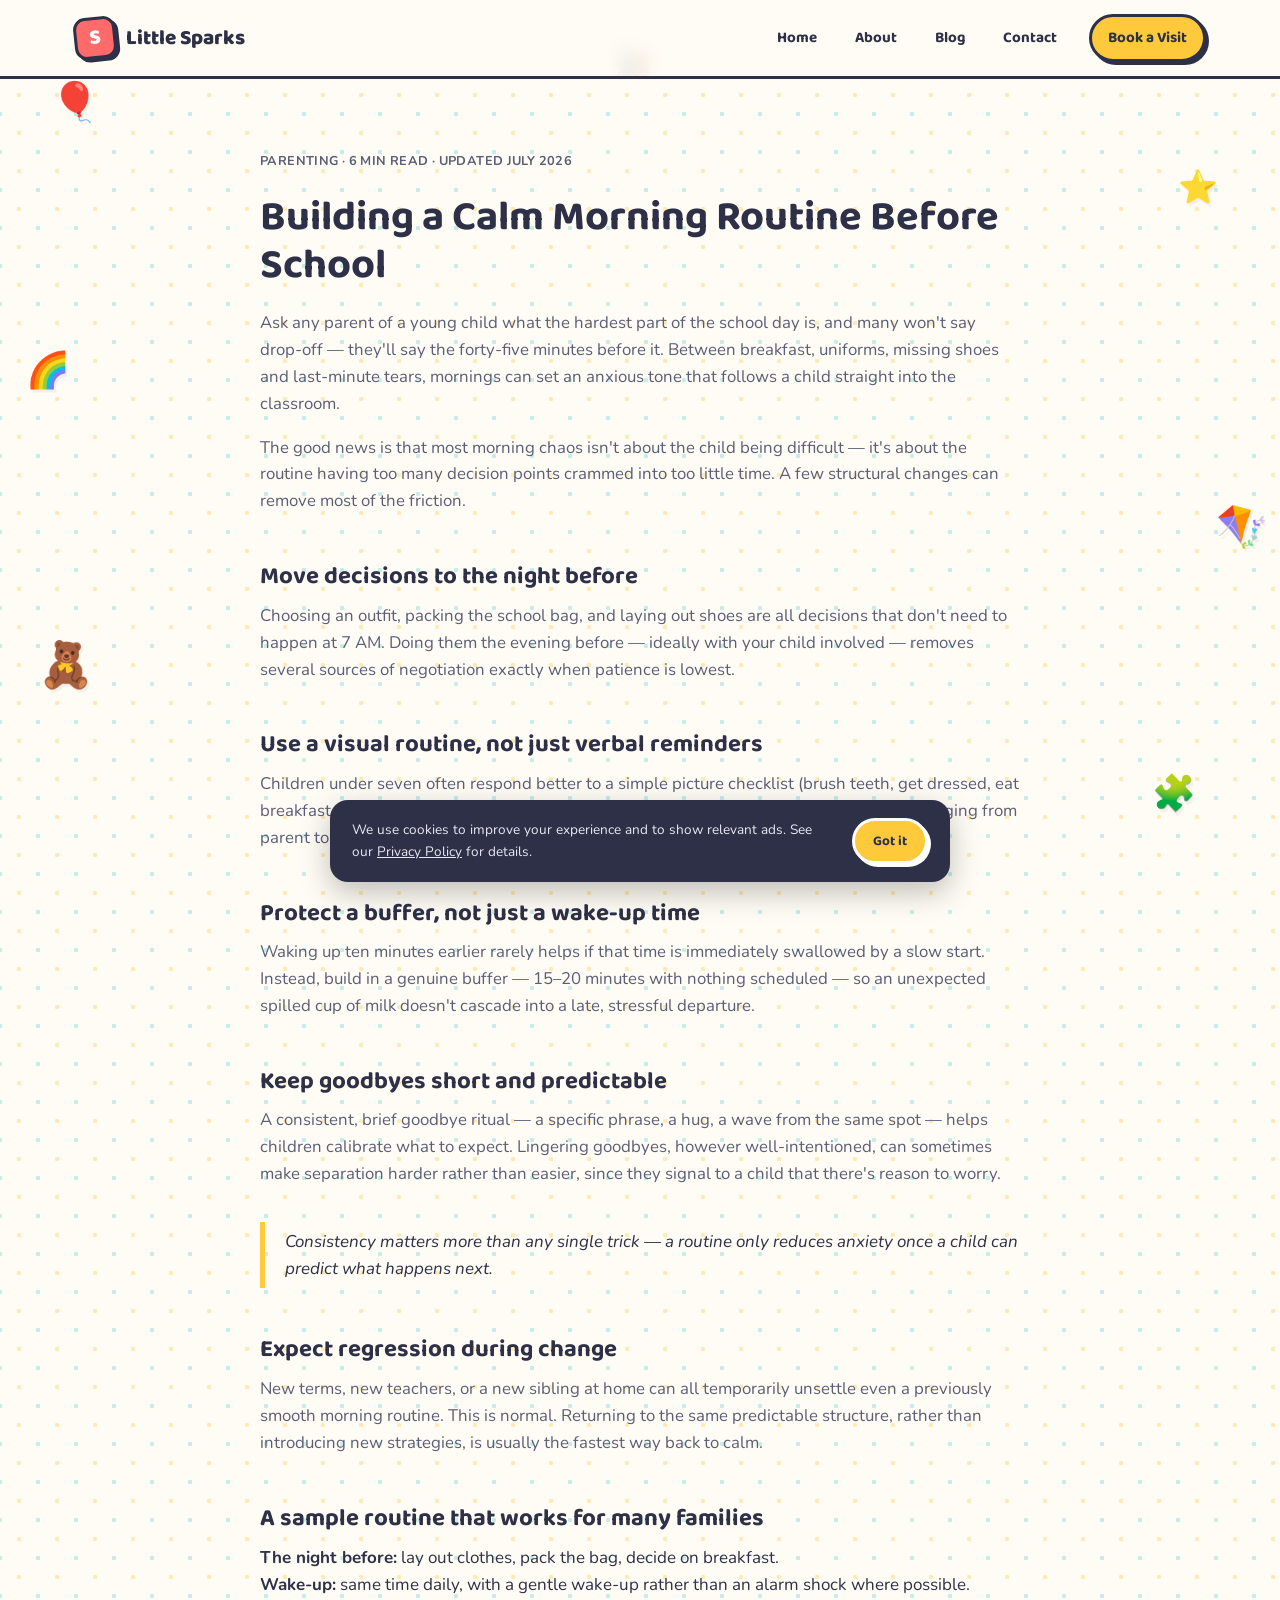
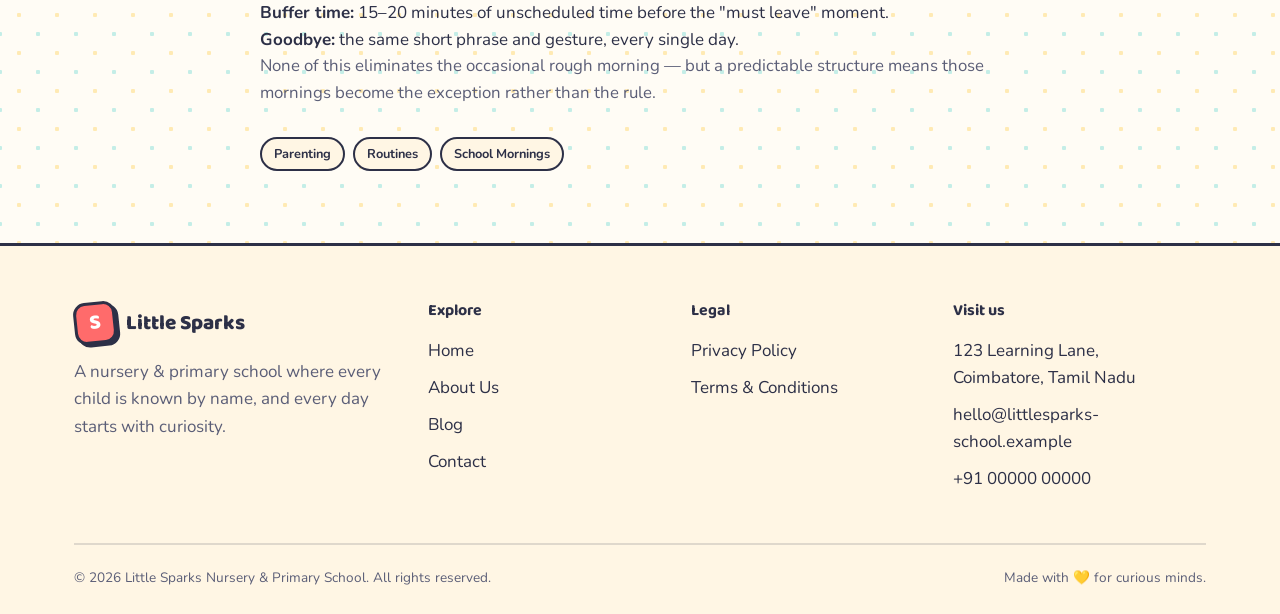
<file: blog-post-3.html>
<!DOCTYPE html>
<html lang="en">
<head>
<meta charset="UTF-8">
<meta name="viewport" content="width=device-width, initial-scale=1.0">
<title>Building a Calm Morning Routine Before School | Little Sparks Blog</title>
<meta name="description" content="Small, practical changes that turn chaotic school mornings into a calmer start for both kids and parents.">
<link rel="canonical" href="https://www.littlesparks-school.example/blog-post-3.html">
<link rel="preconnect" href="https://fonts.googleapis.com">
<link rel="preconnect" href="https://fonts.gstatic.com" crossorigin>
<link href="https://fonts.googleapis.com/css2?family=Baloo+2:wght@500;700;800&family=Nunito:wght@400;600;700;800&display=swap" rel="stylesheet">
<link rel="stylesheet" href="css/style.css">
</head>
<body>
<a class="skip-link" href="#main">Skip to content</a>

<header class="site-header">
  <nav class="nav">
    <a class="logo" href="index.html"><span class="logo-mark">S</span>Little Sparks</a>
    <button class="nav-toggle" aria-label="Toggle menu" aria-expanded="false"><span></span><span></span><span></span></button>
    <div class="nav-links">
      <a href="index.html">Home</a>
      <a href="about.html">About</a>
      <a href="blog.html">Blog</a>
      <a href="contact.html">Contact</a>
      <a class="btn btn-primary btn-sm nav-cta" href="contact.html">Book a Visit</a>
    </div>
  </nav>
</header>

<main id="main">
  <section class="section">
    <div class="container">
      <article class="post reveal">
        <div class="blog-meta">Parenting · 6 min read · Updated July 2026</div>
        <h1>Building a Calm Morning Routine Before School</h1>

        <p>Ask any parent of a young child what the hardest part of the school day is, and many won't say drop-off — they'll say the forty-five minutes before it. Between breakfast, uniforms, missing shoes and last-minute tears, mornings can set an anxious tone that follows a child straight into the classroom.</p>

        <p>The good news is that most morning chaos isn't about the child being difficult — it's about the routine having too many decision points crammed into too little time. A few structural changes can remove most of the friction.</p>

        <h2>Move decisions to the night before</h2>
        <p>Choosing an outfit, packing the school bag, and laying out shoes are all decisions that don't need to happen at 7 AM. Doing them the evening before — ideally with your child involved — removes several sources of negotiation exactly when patience is lowest.</p>

        <h2>Use a visual routine, not just verbal reminders</h2>
        <p>Children under seven often respond better to a simple picture checklist (brush teeth, get dressed, eat breakfast, pack bag) stuck on the wall than to repeated verbal instructions. It shifts the nagging from parent to chart, and lets your child feel ownership over "checking off" each step.</p>

        <h2>Protect a buffer, not just a wake-up time</h2>
        <p>Waking up ten minutes earlier rarely helps if that time is immediately swallowed by a slow start. Instead, build in a genuine buffer — 15–20 minutes with nothing scheduled — so an unexpected spilled cup of milk doesn't cascade into a late, stressful departure.</p>

        <h2>Keep goodbyes short and predictable</h2>
        <p>A consistent, brief goodbye ritual — a specific phrase, a hug, a wave from the same spot — helps children calibrate what to expect. Lingering goodbyes, however well-intentioned, can sometimes make separation harder rather than easier, since they signal to a child that there's reason to worry.</p>

        <blockquote>Consistency matters more than any single trick — a routine only reduces anxiety once a child can predict what happens next.</blockquote>

        <h2>Expect regression during change</h2>
        <p>New terms, new teachers, or a new sibling at home can all temporarily unsettle even a previously smooth morning routine. This is normal. Returning to the same predictable structure, rather than introducing new strategies, is usually the fastest way back to calm.</p>

        <h2>A sample routine that works for many families</h2>
        <ul>
          <li><strong>The night before:</strong> lay out clothes, pack the bag, decide on breakfast.</li>
          <li><strong>Wake-up:</strong> same time daily, with a gentle wake-up rather than an alarm shock where possible.</li>
          <li><strong>Buffer time:</strong> 15–20 minutes of unscheduled time before the "must leave" moment.</li>
          <li><strong>Goodbye:</strong> the same short phrase and gesture, every single day.</li>
        </ul>

        <p>None of this eliminates the occasional rough morning — but a predictable structure means those mornings become the exception rather than the rule.</p>

        <div class="post-tags">
          <span>Parenting</span><span>Routines</span><span>School Mornings</span>
        </div>
      </article>
    </div>
  </section>
</main>

<footer class="site-footer">
  <div class="container">
    <div class="footer-grid">
      <div>
        <div class="logo" style="margin-bottom:14px;"><span class="logo-mark">S</span>Little Sparks</div>
        <p style="color:var(--ink-soft); max-width:32ch;">A nursery & primary school where every child is known by name, and every day starts with curiosity.</p>
      </div>
      <div>
        <h4>Explore</h4>
        <ul>
          <li><a href="index.html">Home</a></li>
          <li><a href="about.html">About Us</a></li>
          <li><a href="blog.html">Blog</a></li>
          <li><a href="contact.html">Contact</a></li>
        </ul>
      </div>
      <div>
        <h4>Legal</h4>
        <ul>
          <li><a href="privacy-policy.html">Privacy Policy</a></li>
          <li><a href="terms.html">Terms & Conditions</a></li>
        </ul>
      </div>
      <div>
        <h4>Visit us</h4>
        <ul>
          <li>123 Learning Lane,<br>Coimbatore, Tamil Nadu</li>
          <li><a href="mailto:hello@littlesparks-school.example">hello@littlesparks-school.example</a></li>
          <li><a href="tel:+910000000000">+91 00000 00000</a></li>
        </ul>
      </div>
    </div>
    <div class="footer-bottom">
      <span>© <span id="year"></span> Little Sparks Nursery & Primary School. All rights reserved.</span>
      <span>Made with 💛 for curious minds.</span>
    </div>
  </div>
</footer>

<div class="consent-banner" id="consentBanner" role="dialog" aria-label="Cookie notice">
  <p>We use cookies to improve your experience and to show relevant ads. See our <a href="privacy-policy.html" style="text-decoration:underline;">Privacy Policy</a> for details.</p>
  <button class="btn btn-primary" type="button">Got it</button>
</div>

<script src="js/script.js"></script>
</body>
</html>
</file>
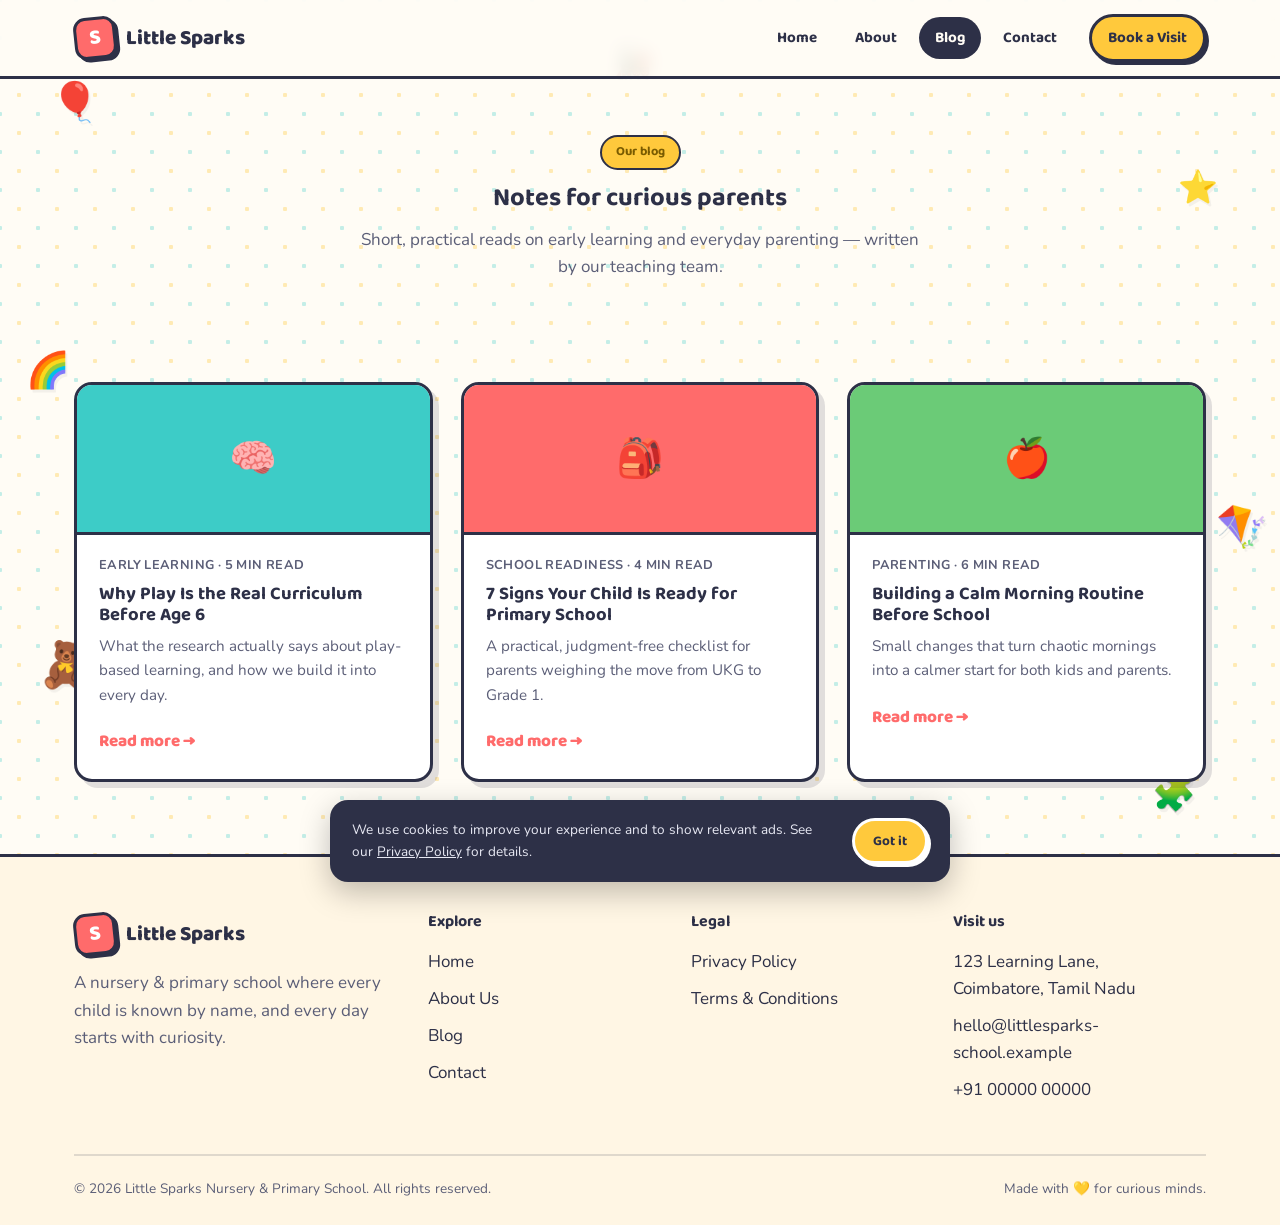
<file: blog.html>
<!DOCTYPE html>
<html lang="en">
<head>
<meta charset="UTF-8">
<meta name="viewport" content="width=device-width, initial-scale=1.0">
<title>Blog | Little Sparks Nursery & Primary School</title>
<meta name="description" content="Practical articles for parents on early learning, school readiness, and everyday parenting — from the teachers at Little Sparks.">
<link rel="canonical" href="https://www.littlesparks-school.example/blog.html">
<link rel="preconnect" href="https://fonts.googleapis.com">
<link rel="preconnect" href="https://fonts.gstatic.com" crossorigin>
<link href="https://fonts.googleapis.com/css2?family=Baloo+2:wght@500;700;800&family=Nunito:wght@400;600;700;800&display=swap" rel="stylesheet">
<link rel="stylesheet" href="css/style.css">
</head>
<body>
<a class="skip-link" href="#main">Skip to content</a>

<header class="site-header">
  <nav class="nav">
    <a class="logo" href="index.html"><span class="logo-mark">S</span>Little Sparks</a>
    <button class="nav-toggle" aria-label="Toggle menu" aria-expanded="false"><span></span><span></span><span></span></button>
    <div class="nav-links">
      <a href="index.html">Home</a>
      <a href="about.html">About</a>
      <a href="blog.html">Blog</a>
      <a href="contact.html">Contact</a>
      <a class="btn btn-primary btn-sm nav-cta" href="contact.html">Book a Visit</a>
    </div>
  </nav>
</header>

<main id="main">

  <section class="page-hero">
    <div class="container">
      <span class="tag reveal">Our blog</span>
      <h1 class="reveal">Notes for curious parents</h1>
      <p class="reveal" style="max-width:56ch; margin:0 auto; color:var(--ink-soft);">Short, practical reads on early learning and everyday parenting — written by our teaching team.</p>
    </div>
  </section>

  <section class="section">
    <div class="container">
      <div class="grid-3">

        <a class="blog-card reveal" href="blog-post-1.html">
          <div class="blog-cover" style="background:var(--secondary);">🧠</div>
          <div class="blog-card-body">
            <div class="blog-meta">Early Learning · 5 min read</div>
            <h3>Why Play Is the Real Curriculum Before Age 6</h3>
            <p>What the research actually says about play-based learning, and how we build it into every day.</p>
            <span class="read-more">Read more →</span>
          </div>
        </a>

        <a class="blog-card reveal" href="blog-post-2.html">
          <div class="blog-cover" style="background:var(--accent);">🎒</div>
          <div class="blog-card-body">
            <div class="blog-meta">School Readiness · 4 min read</div>
            <h3>7 Signs Your Child Is Ready for Primary School</h3>
            <p>A practical, judgment-free checklist for parents weighing the move from UKG to Grade 1.</p>
            <span class="read-more">Read more →</span>
          </div>
        </a>

        <a class="blog-card reveal" href="blog-post-3.html">
          <div class="blog-cover" style="background:var(--grass);">🍎</div>
          <div class="blog-card-body">
            <div class="blog-meta">Parenting · 6 min read</div>
            <h3>Building a Calm Morning Routine Before School</h3>
            <p>Small changes that turn chaotic mornings into a calmer start for both kids and parents.</p>
            <span class="read-more">Read more →</span>
          </div>
        </a>

      </div>
    </div>
  </section>

</main>

<footer class="site-footer">
  <div class="container">
    <div class="footer-grid">
      <div>
        <div class="logo" style="margin-bottom:14px;"><span class="logo-mark">S</span>Little Sparks</div>
        <p style="color:var(--ink-soft); max-width:32ch;">A nursery & primary school where every child is known by name, and every day starts with curiosity.</p>
      </div>
      <div>
        <h4>Explore</h4>
        <ul>
          <li><a href="index.html">Home</a></li>
          <li><a href="about.html">About Us</a></li>
          <li><a href="blog.html">Blog</a></li>
          <li><a href="contact.html">Contact</a></li>
        </ul>
      </div>
      <div>
        <h4>Legal</h4>
        <ul>
          <li><a href="privacy-policy.html">Privacy Policy</a></li>
          <li><a href="terms.html">Terms & Conditions</a></li>
        </ul>
      </div>
      <div>
        <h4>Visit us</h4>
        <ul>
          <li>123 Learning Lane,<br>Coimbatore, Tamil Nadu</li>
          <li><a href="mailto:hello@littlesparks-school.example">hello@littlesparks-school.example</a></li>
          <li><a href="tel:+910000000000">+91 00000 00000</a></li>
        </ul>
      </div>
    </div>
    <div class="footer-bottom">
      <span>© <span id="year"></span> Little Sparks Nursery & Primary School. All rights reserved.</span>
      <span>Made with 💛 for curious minds.</span>
    </div>
  </div>
</footer>

<div class="consent-banner" id="consentBanner" role="dialog" aria-label="Cookie notice">
  <p>We use cookies to improve your experience and to show relevant ads. See our <a href="privacy-policy.html" style="text-decoration:underline;">Privacy Policy</a> for details.</p>
  <button class="btn btn-primary" type="button">Got it</button>
</div>

<script src="js/script.js"></script>
</body>
</html>
</file>
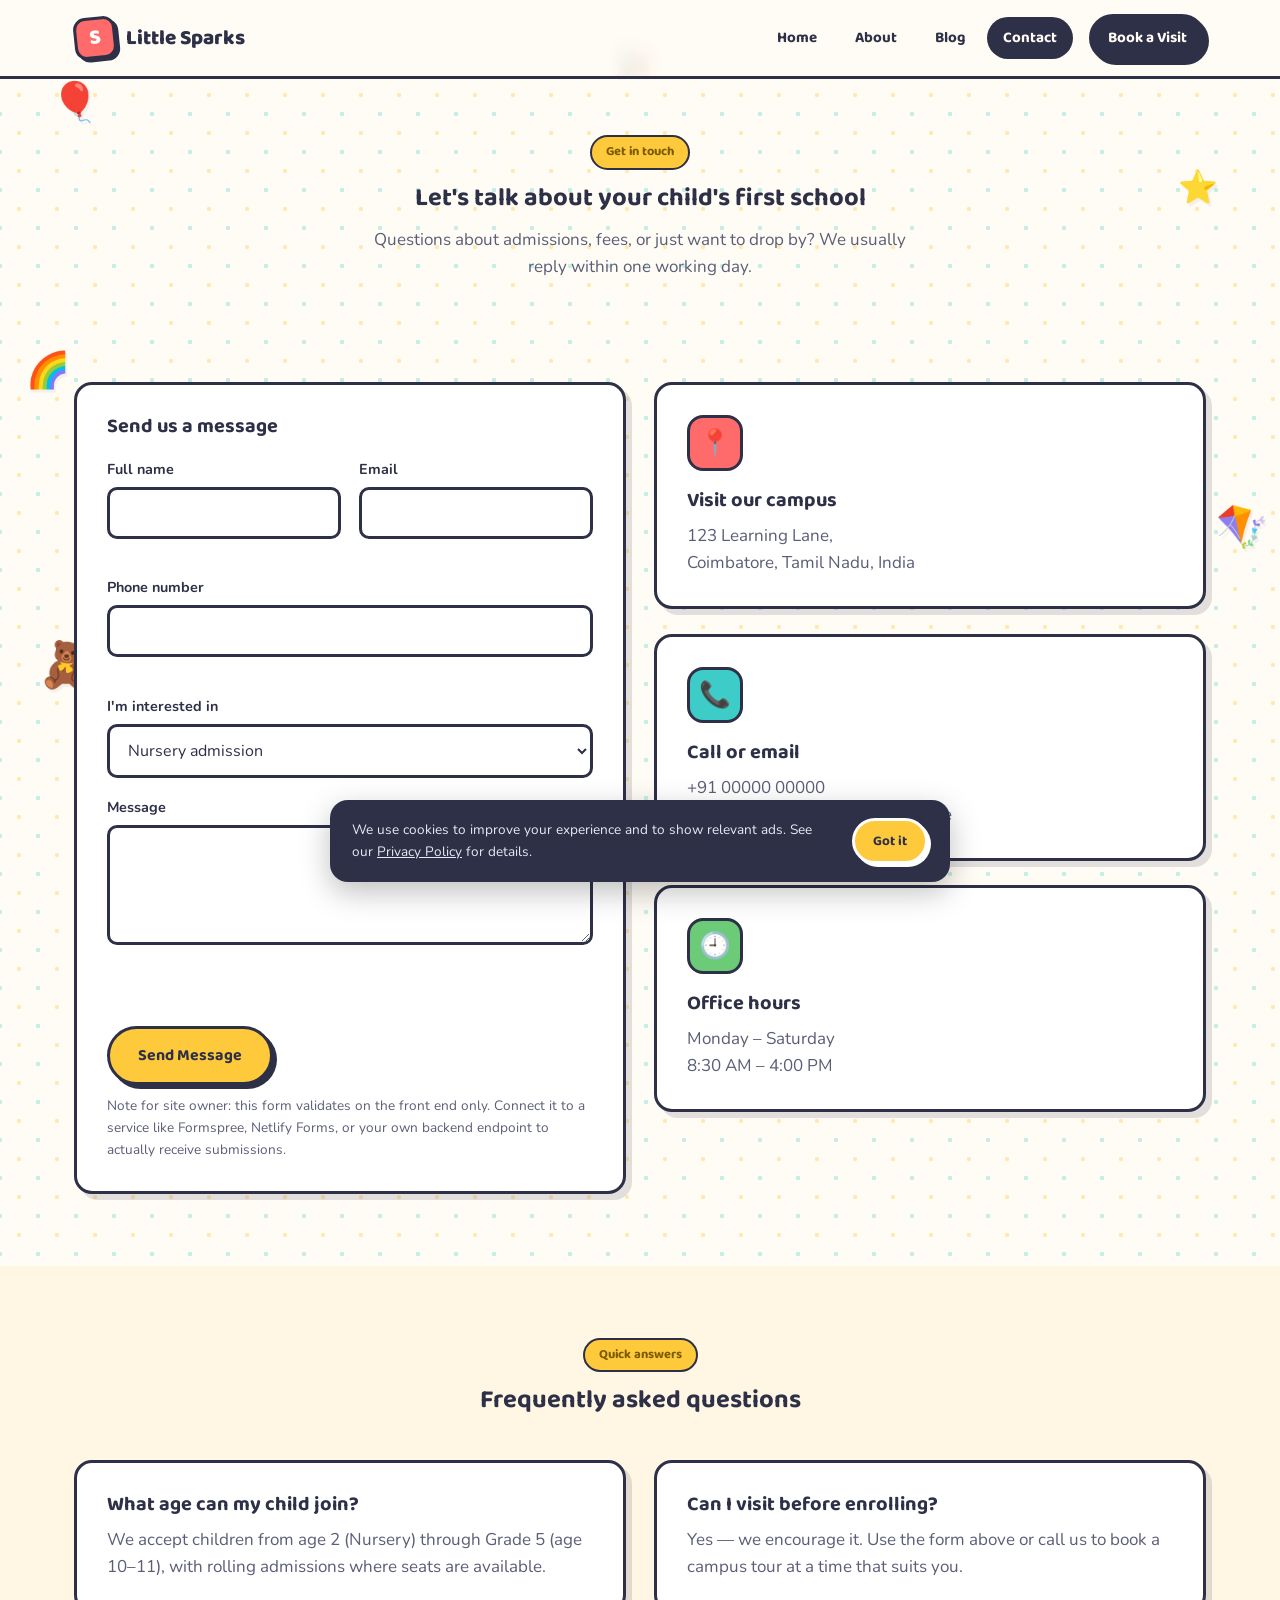
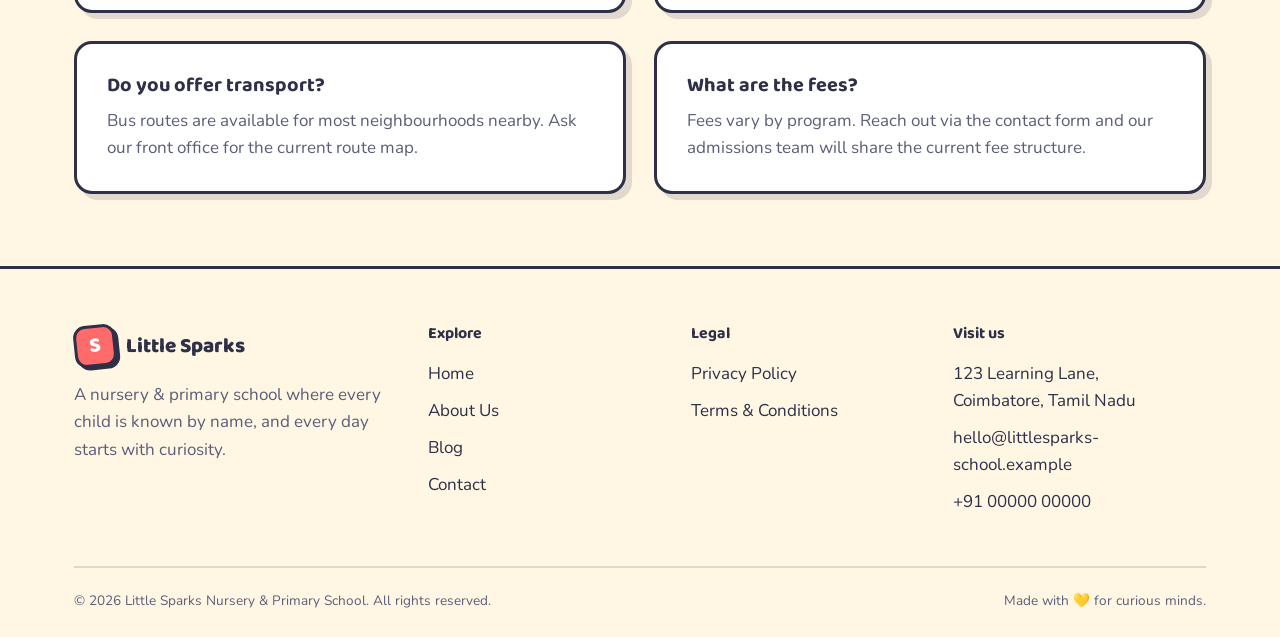
<file: contact.html>
<!DOCTYPE html>
<html lang="en">
<head>
<meta charset="UTF-8">
<meta name="viewport" content="width=device-width, initial-scale=1.0">
<title>Contact Us | Little Sparks Nursery & Primary School</title>
<meta name="description" content="Get in touch with Little Sparks Nursery & Primary School to book a campus tour, ask about admissions, or send us a message.">
<link rel="canonical" href="https://www.littlesparks-school.example/contact.html">
<link rel="preconnect" href="https://fonts.googleapis.com">
<link rel="preconnect" href="https://fonts.gstatic.com" crossorigin>
<link href="https://fonts.googleapis.com/css2?family=Baloo+2:wght@500;700;800&family=Nunito:wght@400;600;700;800&display=swap" rel="stylesheet">
<link rel="stylesheet" href="css/style.css">
</head>
<body>
<a class="skip-link" href="#main">Skip to content</a>

<header class="site-header">
  <nav class="nav">
    <a class="logo" href="index.html"><span class="logo-mark">S</span>Little Sparks</a>
    <button class="nav-toggle" aria-label="Toggle menu" aria-expanded="false"><span></span><span></span><span></span></button>
    <div class="nav-links">
      <a href="index.html">Home</a>
      <a href="about.html">About</a>
      <a href="blog.html">Blog</a>
      <a href="contact.html">Contact</a>
      <a class="btn btn-primary btn-sm nav-cta" href="contact.html">Book a Visit</a>
    </div>
  </nav>
</header>

<main id="main">

  <section class="page-hero">
    <div class="container">
      <span class="tag reveal">Get in touch</span>
      <h1 class="reveal">Let's talk about your child's first school</h1>
      <p class="reveal" style="max-width:56ch; margin:0 auto; color:var(--ink-soft);">Questions about admissions, fees, or just want to drop by? We usually reply within one working day.</p>
    </div>
  </section>

  <section class="section">
    <div class="container grid-2" style="align-items:start;">

      <div class="tilt-card reveal">
        <h3 style="margin-bottom:20px;">Send us a message</h3>
        <form id="contactForm" novalidate>
          <div class="form-grid">
            <div class="field">
              <label for="name">Full name</label>
              <input id="name" name="name" type="text" required>
              <span class="field-msg"></span>
            </div>
            <div class="field">
              <label for="email">Email</label>
              <input id="email" name="email" type="email" required>
              <span class="field-msg"></span>
            </div>
            <div class="field full">
              <label for="phone">Phone number</label>
              <input id="phone" name="phone" type="tel">
              <span class="field-msg"></span>
            </div>
            <div class="field full">
              <label for="interest">I'm interested in</label>
              <select id="interest" name="interest">
                <option>Nursery admission</option>
                <option>LKG / UKG admission</option>
                <option>Primary admission (Grade 1–5)</option>
                <option>Booking a campus tour</option>
                <option>Something else</option>
              </select>
            </div>
            <div class="field full">
              <label for="message">Message</label>
              <textarea id="message" name="message" required></textarea>
              <span class="field-msg"></span>
            </div>
          </div>
          <p id="formStatus" style="min-height:1.4em; font-weight:700; margin:16px 0 0;"></p>
          <button type="submit" class="btn btn-primary" style="margin-top:14px;">Send Message</button>
          <p class="form-note">Note for site owner: this form validates on the front end only. Connect it to a service like Formspree, Netlify Forms, or your own backend endpoint to actually receive submissions.</p>
        </form>
      </div>

      <div>
        <div class="tilt-card reveal" style="margin-bottom:24px;">
          <div class="icon-badge icon-2">📍</div>
          <h3>Visit our campus</h3>
          <p>123 Learning Lane,<br>Coimbatore, Tamil Nadu, India</p>
        </div>
        <div class="tilt-card reveal" style="margin-bottom:24px;">
          <div class="icon-badge icon-1">📞</div>
          <h3>Call or email</h3>
          <p><a href="tel:+910000000000">+91 00000 00000</a><br>
          <a href="mailto:hello@littlesparks-school.example">hello@littlesparks-school.example</a></p>
        </div>
        <div class="tilt-card reveal">
          <div class="icon-badge icon-3">🕘</div>
          <h3>Office hours</h3>
          <p>Monday – Saturday<br>8:30 AM – 4:00 PM</p>
        </div>
      </div>

    </div>
  </section>

  <section class="section section-alt">
    <div class="container">
      <div class="section-head center reveal">
        <span class="tag">Quick answers</span>
        <h2>Frequently asked questions</h2>
      </div>
      <div class="grid-2">
        <div class="tilt-card reveal">
          <h3>What age can my child join?</h3>
          <p>We accept children from age 2 (Nursery) through Grade 5 (age 10–11), with rolling admissions where seats are available.</p>
        </div>
        <div class="tilt-card reveal">
          <h3>Can I visit before enrolling?</h3>
          <p>Yes — we encourage it. Use the form above or call us to book a campus tour at a time that suits you.</p>
        </div>
        <div class="tilt-card reveal">
          <h3>Do you offer transport?</h3>
          <p>Bus routes are available for most neighbourhoods nearby. Ask our front office for the current route map.</p>
        </div>
        <div class="tilt-card reveal">
          <h3>What are the fees?</h3>
          <p>Fees vary by program. Reach out via the contact form and our admissions team will share the current fee structure.</p>
        </div>
      </div>
    </div>
  </section>

</main>

<footer class="site-footer">
  <div class="container">
    <div class="footer-grid">
      <div>
        <div class="logo" style="margin-bottom:14px;"><span class="logo-mark">S</span>Little Sparks</div>
        <p style="color:var(--ink-soft); max-width:32ch;">A nursery & primary school where every child is known by name, and every day starts with curiosity.</p>
      </div>
      <div>
        <h4>Explore</h4>
        <ul>
          <li><a href="index.html">Home</a></li>
          <li><a href="about.html">About Us</a></li>
          <li><a href="blog.html">Blog</a></li>
          <li><a href="contact.html">Contact</a></li>
        </ul>
      </div>
      <div>
        <h4>Legal</h4>
        <ul>
          <li><a href="privacy-policy.html">Privacy Policy</a></li>
          <li><a href="terms.html">Terms & Conditions</a></li>
        </ul>
      </div>
      <div>
        <h4>Visit us</h4>
        <ul>
          <li>123 Learning Lane,<br>Coimbatore, Tamil Nadu</li>
          <li><a href="mailto:hello@littlesparks-school.example">hello@littlesparks-school.example</a></li>
          <li><a href="tel:+910000000000">+91 00000 00000</a></li>
        </ul>
      </div>
    </div>
    <div class="footer-bottom">
      <span>© <span id="year"></span> Little Sparks Nursery & Primary School. All rights reserved.</span>
      <span>Made with 💛 for curious minds.</span>
    </div>
  </div>
</footer>

<div class="consent-banner" id="consentBanner" role="dialog" aria-label="Cookie notice">
  <p>We use cookies to improve your experience and to show relevant ads. See our <a href="privacy-policy.html" style="text-decoration:underline;">Privacy Policy</a> for details.</p>
  <button class="btn btn-primary" type="button">Got it</button>
</div>

<script src="js/script.js"></script>
</body>
</html>
</file>
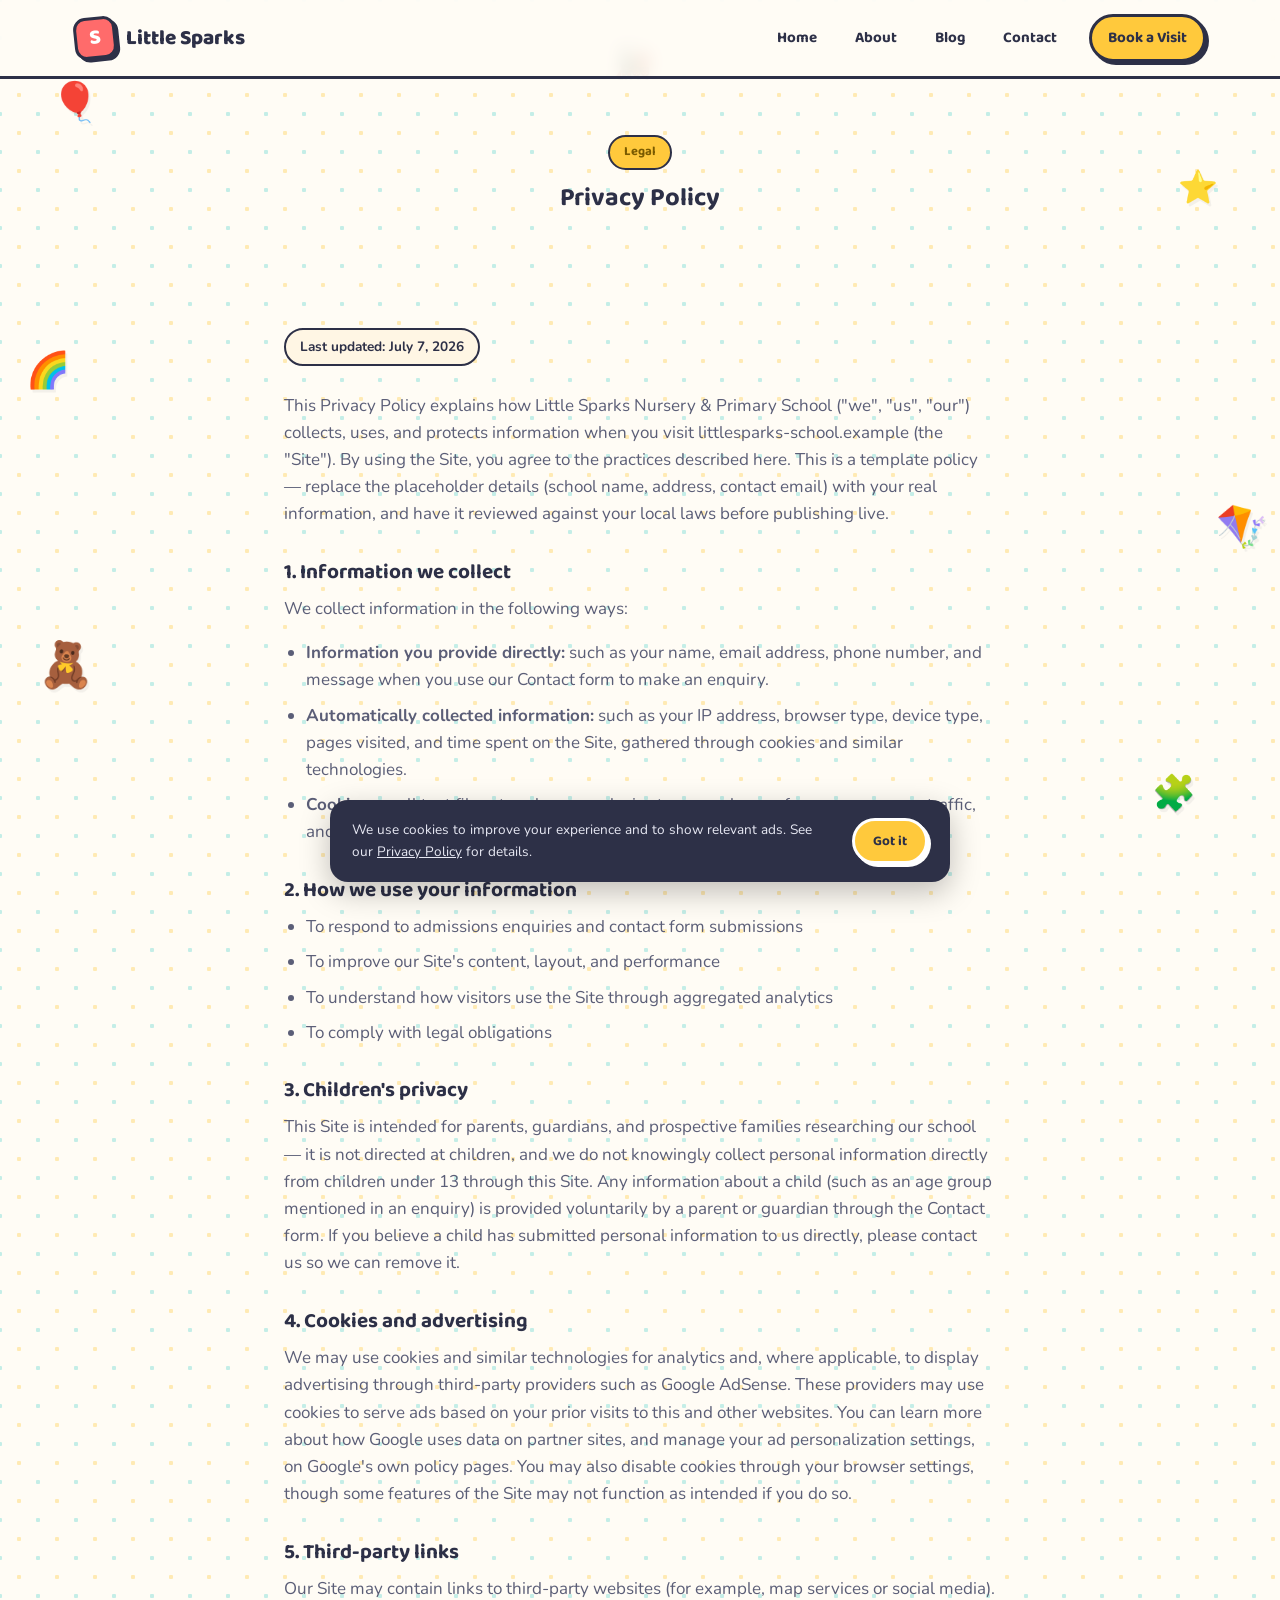
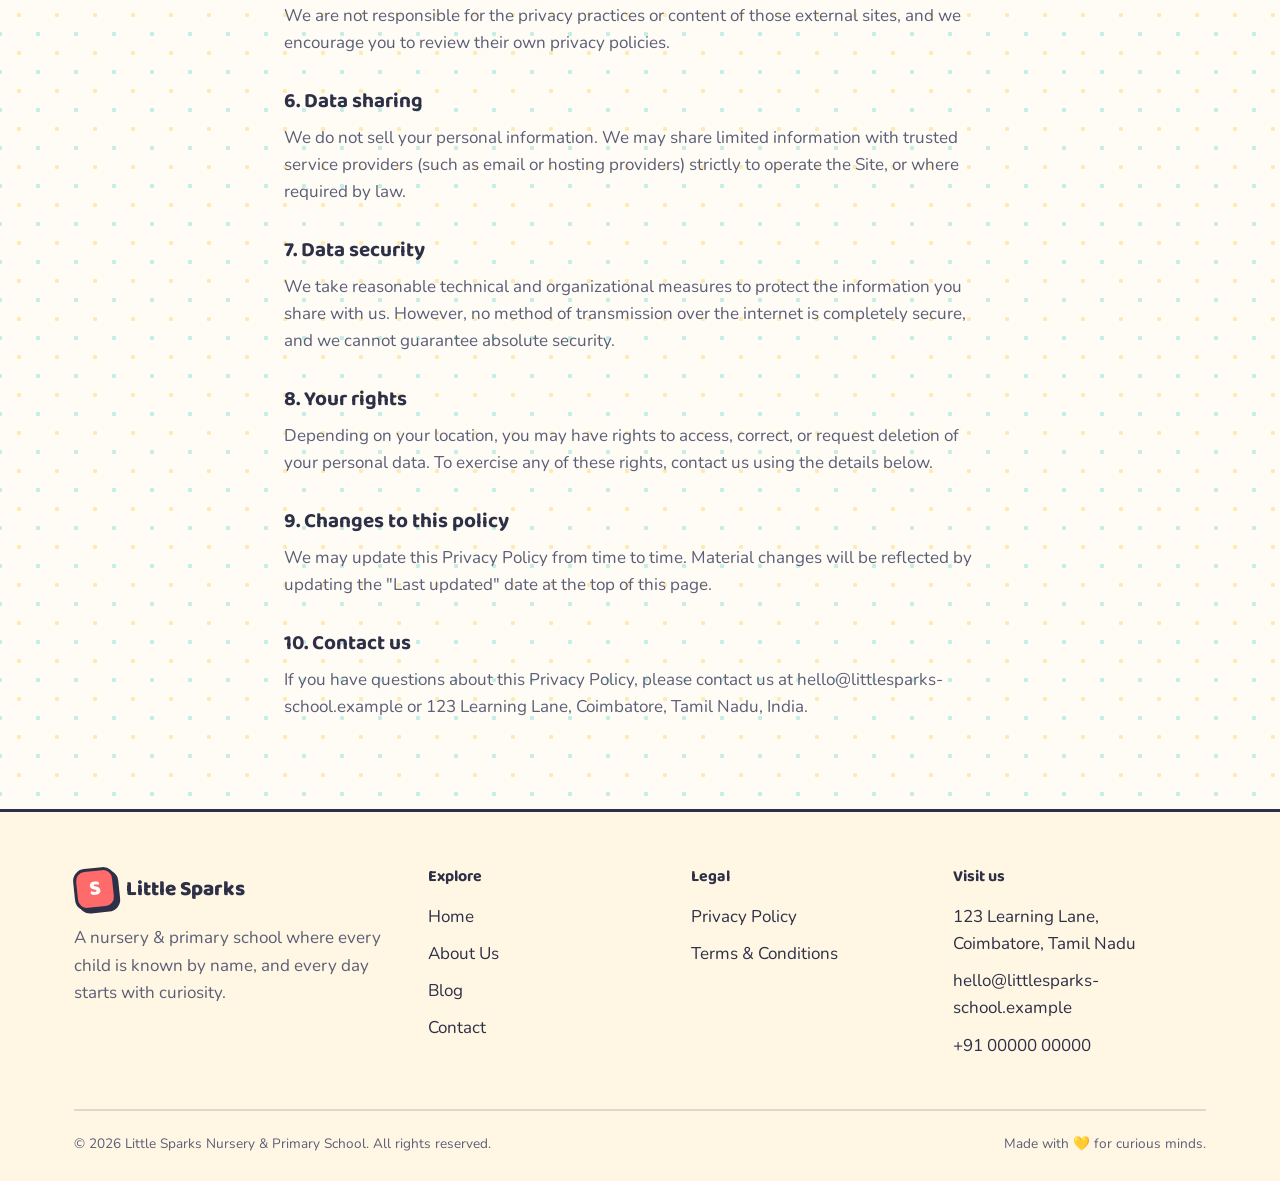
<file: privacy-policy.html>
<!DOCTYPE html>
<html lang="en">
<head>
<meta charset="UTF-8">
<meta name="viewport" content="width=device-width, initial-scale=1.0">
<title>Privacy Policy | Little Sparks Nursery & Primary School</title>
<meta name="description" content="Read the Privacy Policy for Little Sparks Nursery & Primary School, including how we handle data, cookies, and advertising.">
<link rel="canonical" href="https://www.littlesparks-school.example/privacy-policy.html">
<link rel="preconnect" href="https://fonts.googleapis.com">
<link rel="preconnect" href="https://fonts.gstatic.com" crossorigin>
<link href="https://fonts.googleapis.com/css2?family=Baloo+2:wght@500;700;800&family=Nunito:wght@400;600;700;800&display=swap" rel="stylesheet">
<link rel="stylesheet" href="css/style.css">
</head>
<body>
<a class="skip-link" href="#main">Skip to content</a>

<header class="site-header">
  <nav class="nav">
    <a class="logo" href="index.html"><span class="logo-mark">S</span>Little Sparks</a>
    <button class="nav-toggle" aria-label="Toggle menu" aria-expanded="false"><span></span><span></span><span></span></button>
    <div class="nav-links">
      <a href="index.html">Home</a>
      <a href="about.html">About</a>
      <a href="blog.html">Blog</a>
      <a href="contact.html">Contact</a>
      <a class="btn btn-primary btn-sm nav-cta" href="contact.html">Book a Visit</a>
    </div>
  </nav>
</header>

<main id="main">
  <section class="page-hero">
    <div class="container">
      <span class="tag reveal">Legal</span>
      <h1 class="reveal">Privacy Policy</h1>
    </div>
  </section>

  <section class="section">
    <div class="container legal-content reveal">
      <span class="updated-note">Last updated: July 7, 2026</span>

      <p>This Privacy Policy explains how Little Sparks Nursery & Primary School ("we", "us", "our") collects, uses, and protects information when you visit littlesparks-school.example (the "Site"). By using the Site, you agree to the practices described here. This is a template policy — replace the placeholder details (school name, address, contact email) with your real information, and have it reviewed against your local laws before publishing live.</p>

      <h2>1. Information we collect</h2>
      <p>We collect information in the following ways:</p>
      <ul>
        <li><strong>Information you provide directly:</strong> such as your name, email address, phone number, and message when you use our Contact form to make an enquiry.</li>
        <li><strong>Automatically collected information:</strong> such as your IP address, browser type, device type, pages visited, and time spent on the Site, gathered through cookies and similar technologies.</li>
        <li><strong>Cookies:</strong> small text files stored on your device to remember preferences, measure traffic, and — where enabled — support advertising, as described in Section 4.</li>
      </ul>

      <h2>2. How we use your information</h2>
      <ul>
        <li>To respond to admissions enquiries and contact form submissions</li>
        <li>To improve our Site's content, layout, and performance</li>
        <li>To understand how visitors use the Site through aggregated analytics</li>
        <li>To comply with legal obligations</li>
      </ul>

      <h2>3. Children's privacy</h2>
      <p>This Site is intended for parents, guardians, and prospective families researching our school — it is not directed at children, and we do not knowingly collect personal information directly from children under 13 through this Site. Any information about a child (such as an age group mentioned in an enquiry) is provided voluntarily by a parent or guardian through the Contact form. If you believe a child has submitted personal information to us directly, please contact us so we can remove it.</p>

      <h2>4. Cookies and advertising</h2>
      <p>We may use cookies and similar technologies for analytics and, where applicable, to display advertising through third-party providers such as Google AdSense. These providers may use cookies to serve ads based on your prior visits to this and other websites. You can learn more about how Google uses data on partner sites, and manage your ad personalization settings, on Google's own policy pages. You may also disable cookies through your browser settings, though some features of the Site may not function as intended if you do so.</p>

      <h2>5. Third-party links</h2>
      <p>Our Site may contain links to third-party websites (for example, map services or social media). We are not responsible for the privacy practices or content of those external sites, and we encourage you to review their own privacy policies.</p>

      <h2>6. Data sharing</h2>
      <p>We do not sell your personal information. We may share limited information with trusted service providers (such as email or hosting providers) strictly to operate the Site, or where required by law.</p>

      <h2>7. Data security</h2>
      <p>We take reasonable technical and organizational measures to protect the information you share with us. However, no method of transmission over the internet is completely secure, and we cannot guarantee absolute security.</p>

      <h2>8. Your rights</h2>
      <p>Depending on your location, you may have rights to access, correct, or request deletion of your personal data. To exercise any of these rights, contact us using the details below.</p>

      <h2>9. Changes to this policy</h2>
      <p>We may update this Privacy Policy from time to time. Material changes will be reflected by updating the "Last updated" date at the top of this page.</p>

      <h2>10. Contact us</h2>
      <p>If you have questions about this Privacy Policy, please contact us at <a href="mailto:hello@littlesparks-school.example">hello@littlesparks-school.example</a> or 123 Learning Lane, Coimbatore, Tamil Nadu, India.</p>
    </div>
  </section>
</main>

<footer class="site-footer">
  <div class="container">
    <div class="footer-grid">
      <div>
        <div class="logo" style="margin-bottom:14px;"><span class="logo-mark">S</span>Little Sparks</div>
        <p style="color:var(--ink-soft); max-width:32ch;">A nursery & primary school where every child is known by name, and every day starts with curiosity.</p>
      </div>
      <div>
        <h4>Explore</h4>
        <ul>
          <li><a href="index.html">Home</a></li>
          <li><a href="about.html">About Us</a></li>
          <li><a href="blog.html">Blog</a></li>
          <li><a href="contact.html">Contact</a></li>
        </ul>
      </div>
      <div>
        <h4>Legal</h4>
        <ul>
          <li><a href="privacy-policy.html">Privacy Policy</a></li>
          <li><a href="terms.html">Terms & Conditions</a></li>
        </ul>
      </div>
      <div>
        <h4>Visit us</h4>
        <ul>
          <li>123 Learning Lane,<br>Coimbatore, Tamil Nadu</li>
          <li><a href="mailto:hello@littlesparks-school.example">hello@littlesparks-school.example</a></li>
          <li><a href="tel:+910000000000">+91 00000 00000</a></li>
        </ul>
      </div>
    </div>
    <div class="footer-bottom">
      <span>© <span id="year"></span> Little Sparks Nursery & Primary School. All rights reserved.</span>
      <span>Made with 💛 for curious minds.</span>
    </div>
  </div>
</footer>

<div class="consent-banner" id="consentBanner" role="dialog" aria-label="Cookie notice">
  <p>We use cookies to improve your experience and to show relevant ads. See our <a href="privacy-policy.html" style="text-decoration:underline;">Privacy Policy</a> for details.</p>
  <button class="btn btn-primary" type="button">Got it</button>
</div>

<script src="js/script.js"></script>
</body>
</html>
</file>
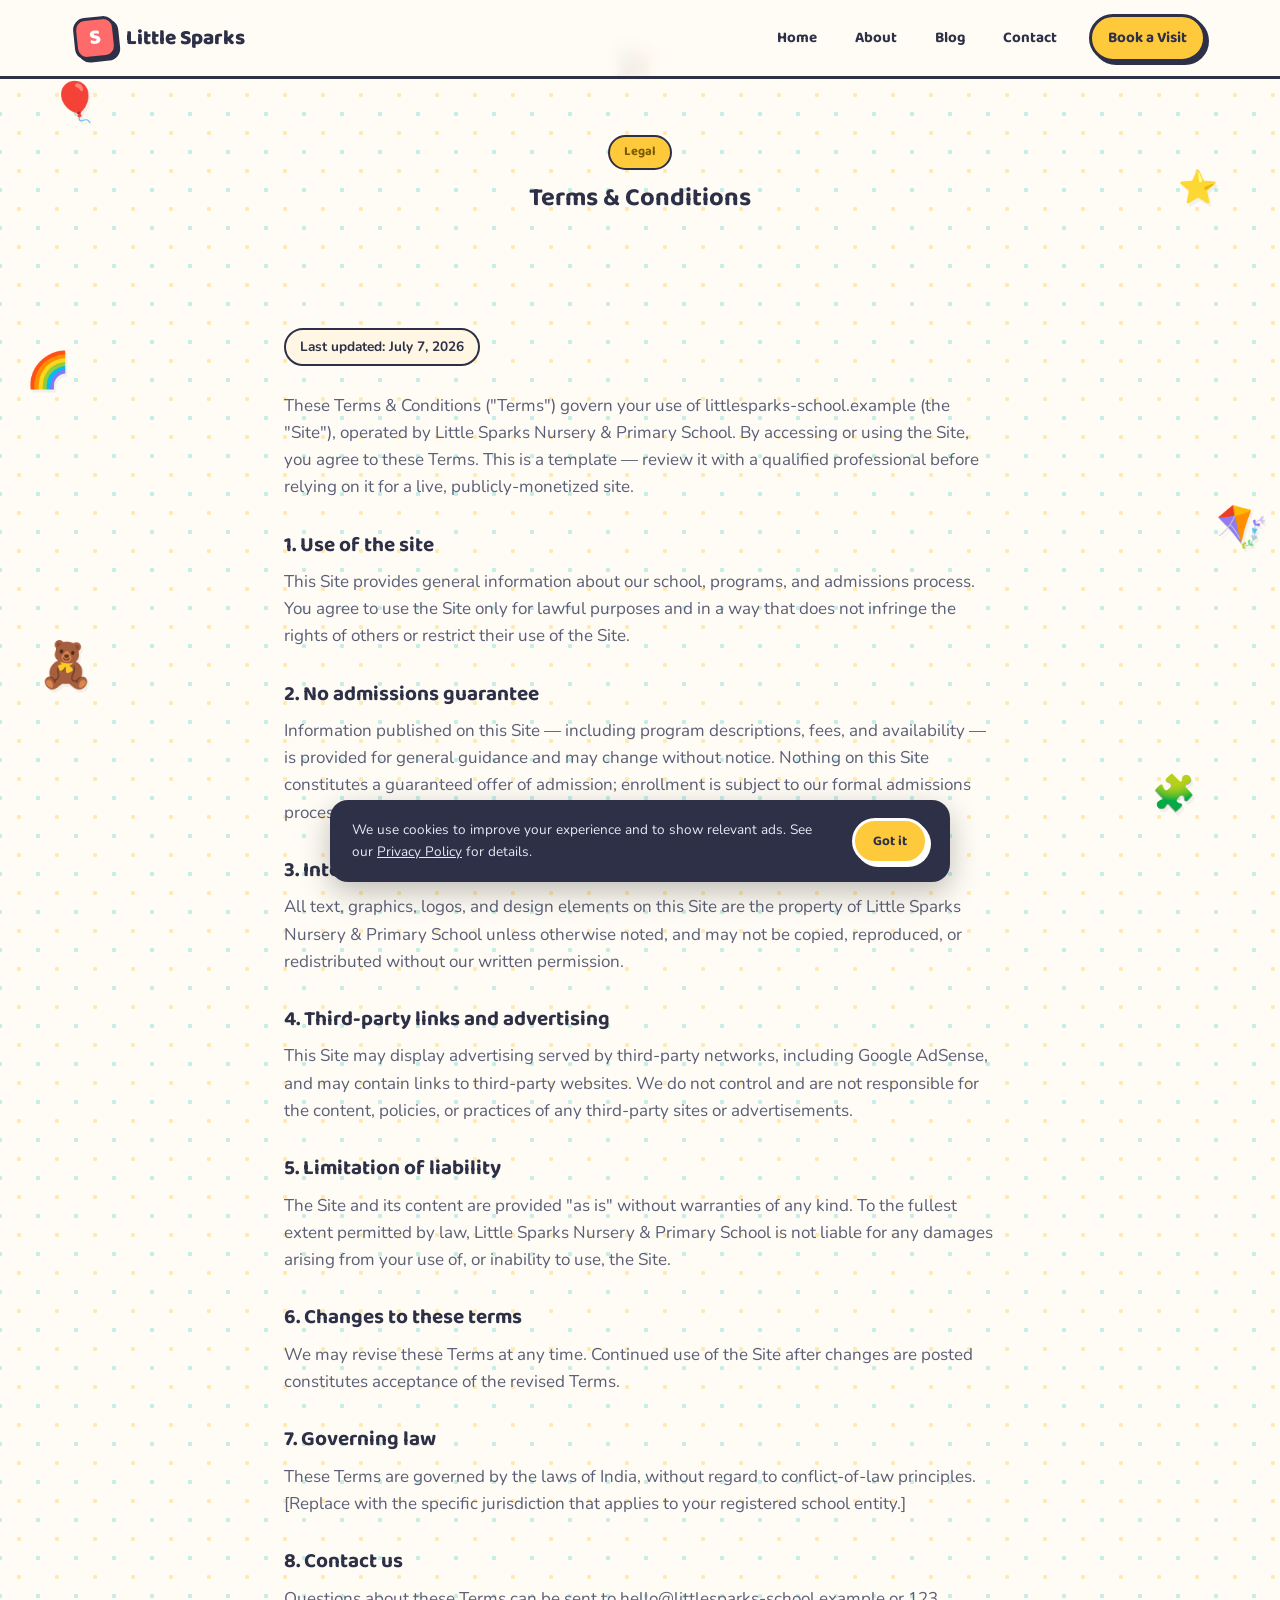
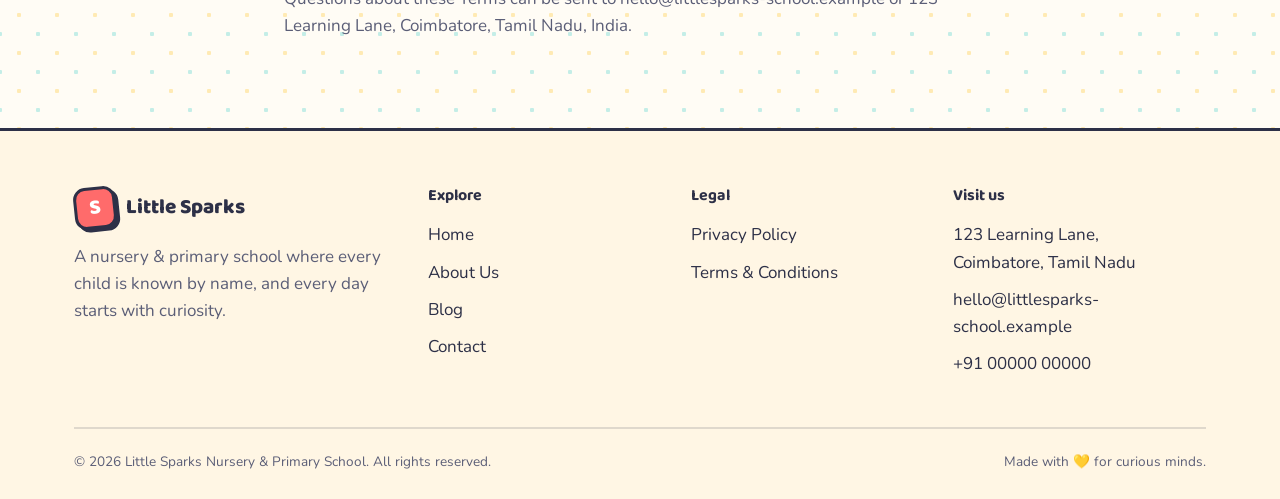
<file: terms.html>
<!DOCTYPE html>
<html lang="en">
<head>
<meta charset="UTF-8">
<meta name="viewport" content="width=device-width, initial-scale=1.0">
<title>Terms & Conditions | Little Sparks Nursery & Primary School</title>
<meta name="description" content="Terms and conditions for using the Little Sparks Nursery & Primary School website.">
<link rel="canonical" href="https://www.littlesparks-school.example/terms.html">
<link rel="preconnect" href="https://fonts.googleapis.com">
<link rel="preconnect" href="https://fonts.gstatic.com" crossorigin>
<link href="https://fonts.googleapis.com/css2?family=Baloo+2:wght@500;700;800&family=Nunito:wght@400;600;700;800&display=swap" rel="stylesheet">
<link rel="stylesheet" href="css/style.css">
</head>
<body>
<a class="skip-link" href="#main">Skip to content</a>

<header class="site-header">
  <nav class="nav">
    <a class="logo" href="index.html"><span class="logo-mark">S</span>Little Sparks</a>
    <button class="nav-toggle" aria-label="Toggle menu" aria-expanded="false"><span></span><span></span><span></span></button>
    <div class="nav-links">
      <a href="index.html">Home</a>
      <a href="about.html">About</a>
      <a href="blog.html">Blog</a>
      <a href="contact.html">Contact</a>
      <a class="btn btn-primary btn-sm nav-cta" href="contact.html">Book a Visit</a>
    </div>
  </nav>
</header>

<main id="main">
  <section class="page-hero">
    <div class="container">
      <span class="tag reveal">Legal</span>
      <h1 class="reveal">Terms & Conditions</h1>
    </div>
  </section>

  <section class="section">
    <div class="container legal-content reveal">
      <span class="updated-note">Last updated: July 7, 2026</span>

      <p>These Terms & Conditions ("Terms") govern your use of littlesparks-school.example (the "Site"), operated by Little Sparks Nursery & Primary School. By accessing or using the Site, you agree to these Terms. This is a template — review it with a qualified professional before relying on it for a live, publicly-monetized site.</p>

      <h2>1. Use of the site</h2>
      <p>This Site provides general information about our school, programs, and admissions process. You agree to use the Site only for lawful purposes and in a way that does not infringe the rights of others or restrict their use of the Site.</p>

      <h2>2. No admissions guarantee</h2>
      <p>Information published on this Site — including program descriptions, fees, and availability — is provided for general guidance and may change without notice. Nothing on this Site constitutes a guaranteed offer of admission; enrollment is subject to our formal admissions process.</p>

      <h2>3. Intellectual property</h2>
      <p>All text, graphics, logos, and design elements on this Site are the property of Little Sparks Nursery & Primary School unless otherwise noted, and may not be copied, reproduced, or redistributed without our written permission.</p>

      <h2>4. Third-party links and advertising</h2>
      <p>This Site may display advertising served by third-party networks, including Google AdSense, and may contain links to third-party websites. We do not control and are not responsible for the content, policies, or practices of any third-party sites or advertisements.</p>

      <h2>5. Limitation of liability</h2>
      <p>The Site and its content are provided "as is" without warranties of any kind. To the fullest extent permitted by law, Little Sparks Nursery & Primary School is not liable for any damages arising from your use of, or inability to use, the Site.</p>

      <h2>6. Changes to these terms</h2>
      <p>We may revise these Terms at any time. Continued use of the Site after changes are posted constitutes acceptance of the revised Terms.</p>

      <h2>7. Governing law</h2>
      <p>These Terms are governed by the laws of India, without regard to conflict-of-law principles. [Replace with the specific jurisdiction that applies to your registered school entity.]</p>

      <h2>8. Contact us</h2>
      <p>Questions about these Terms can be sent to <a href="mailto:hello@littlesparks-school.example">hello@littlesparks-school.example</a> or 123 Learning Lane, Coimbatore, Tamil Nadu, India.</p>
    </div>
  </section>
</main>

<footer class="site-footer">
  <div class="container">
    <div class="footer-grid">
      <div>
        <div class="logo" style="margin-bottom:14px;"><span class="logo-mark">S</span>Little Sparks</div>
        <p style="color:var(--ink-soft); max-width:32ch;">A nursery & primary school where every child is known by name, and every day starts with curiosity.</p>
      </div>
      <div>
        <h4>Explore</h4>
        <ul>
          <li><a href="index.html">Home</a></li>
          <li><a href="about.html">About Us</a></li>
          <li><a href="blog.html">Blog</a></li>
          <li><a href="contact.html">Contact</a></li>
        </ul>
      </div>
      <div>
        <h4>Legal</h4>
        <ul>
          <li><a href="privacy-policy.html">Privacy Policy</a></li>
          <li><a href="terms.html">Terms & Conditions</a></li>
        </ul>
      </div>
      <div>
        <h4>Visit us</h4>
        <ul>
          <li>123 Learning Lane,<br>Coimbatore, Tamil Nadu</li>
          <li><a href="mailto:hello@littlesparks-school.example">hello@littlesparks-school.example</a></li>
          <li><a href="tel:+910000000000">+91 00000 00000</a></li>
        </ul>
      </div>
    </div>
    <div class="footer-bottom">
      <span>© <span id="year"></span> Little Sparks Nursery & Primary School. All rights reserved.</span>
      <span>Made with 💛 for curious minds.</span>
    </div>
  </div>
</footer>

<div class="consent-banner" id="consentBanner" role="dialog" aria-label="Cookie notice">
  <p>We use cookies to improve your experience and to show relevant ads. See our <a href="privacy-policy.html" style="text-decoration:underline;">Privacy Policy</a> for details.</p>
  <button class="btn btn-primary" type="button">Got it</button>
</div>

<script src="js/script.js"></script>
</body>
</html>
</file>
<file: css/style.css>
/* ==========================================================================
   Little Sparks Nursery & Primary School — Stylesheet
   Design tokens live at the top. Change --school-name related text directly
   in the HTML files (find & replace "Little Sparks").
   ========================================================================== */

:root{
  /* Color tokens */
  --bg:            #FFFCF5;
  --bg-soft:       #FFF6E4;
  --ink:           #2D3047;
  --ink-soft:      #5B5E77;
  --primary:       #FFC93C; /* sunshine yellow   */
  --primary-ink:   #7A5B00;
  --secondary:     #3DCCC7; /* sky teal          */
  --accent:        #FF6B6B; /* coral             */
  --grass:         #6BCB77; /* grass green       */
  --card:          #FFFFFF;
  --shadow:        rgba(45,48,71,0.14);
  --shadow-soft:   rgba(45,48,71,0.08);
  --ring:          #2D3047;

  /* Type */
  --font-display: "Baloo 2", "Segoe UI", sans-serif;
  --font-body:    "Nunito", "Segoe UI", sans-serif;

  /* Layout */
  --maxw: 1180px;
  --radius-lg: 28px;
  --radius-md: 18px;
  --radius-sm: 10px;
}

*, *::before, *::after{ box-sizing: border-box; }
html{ scroll-behavior: smooth; }
body{
  margin:0;
  background:
    radial-gradient(circle, rgba(255,201,60,0.35) 2px, transparent 2.5px) 0 0/38px 38px,
    radial-gradient(circle, rgba(61,204,199,0.3) 2px, transparent 2.5px) 19px 19px/38px 38px,
    var(--bg);
  color: var(--ink);
  font-family: var(--font-body);
  font-size: 17px;
  line-height: 1.6;
  -webkit-font-smoothing: antialiased;
  overflow-x: hidden;
  position: relative;
}
/* Everything sits above the floating toy background */
.site-header, main, .site-footer, .consent-banner{ position: relative; z-index: 1; }

/* ---------- Floating toy background (injected by script.js on every page) ---------- */
.bg-decor{
  position: fixed;
  inset: 0;
  z-index: 0;
  overflow: hidden;
  pointer-events: none;
}
.bg-decor span{
  position: absolute;
  display: inline-block;
  animation: bgDrift 9s ease-in-out infinite;
  filter: drop-shadow(2px 3px 0 rgba(45,48,71,0.06));
}
@keyframes bgDrift{
  0%, 100%{ transform: translateY(0) rotate(var(--r,0deg)); }
  50%{ transform: translateY(-22px) rotate(var(--r,0deg)); }
}
@media (prefers-reduced-motion: reduce){
  .bg-decor span{ animation: none; }
}
@media (max-width: 700px){
  .bg-decor span.hide-mobile{ display:none; }
}
img{ max-width:100%; display:block; }
a{ color: inherit; text-decoration: none; }
ul{ margin:0; padding:0; list-style:none; }
h1,h2,h3,h4{
  font-family: var(--font-display);
  font-weight: 700;
  line-height: 1.15;
  margin: 0 0 .5em;
  color: var(--ink);
}
p{ margin:0 0 1em; }
.container{
  max-width: var(--maxw);
  margin: 0 auto;
  padding: 0 24px;
}

/* Visible keyboard focus everywhere */
a:focus-visible, button:focus-visible, input:focus-visible,
textarea:focus-visible, select:focus-visible{
  outline: 3px solid var(--ink);
  outline-offset: 3px;
  border-radius: 6px;
}

/* Respect reduced motion */
@media (prefers-reduced-motion: reduce){
  *{ animation-duration: 0.001ms !important; animation-iteration-count: 1 !important; transition-duration: 0.001ms !important; scroll-behavior: auto !important; }
}

/* ---------- Buttons ---------- */
.btn{
  display:inline-flex;
  align-items:center;
  gap:8px;
  font-family: var(--font-display);
  font-weight: 700;
  font-size: 1rem;
  padding: 14px 28px;
  border-radius: 999px;
  border: 3px solid var(--ink);
  cursor:pointer;
  transition: transform .18s ease, box-shadow .18s ease;
  box-shadow: 4px 4px 0 var(--ink);
  background: var(--card);
  color: var(--ink);
}
.btn:hover{ transform: translate(-2px,-2px); box-shadow: 6px 6px 0 var(--ink); }
.btn:active{ transform: translate(1px,1px); box-shadow: 2px 2px 0 var(--ink); }
.btn-primary{ background: var(--primary); }
.btn-accent{ background: var(--accent); color:#fff; }
.btn-ghost{ background: transparent; }
.btn-sm{ padding: 9px 18px; font-size:.9rem; box-shadow: 3px 3px 0 var(--ink); }

/* ---------- Header / Nav ---------- */
.site-header{
  position: sticky;
  top:0;
  z-index: 100;
  background: rgba(255,252,245,0.9);
  backdrop-filter: blur(8px);
  border-bottom: 3px solid var(--ink);
}
.nav{
  display:flex;
  align-items:center;
  justify-content:space-between;
  padding: 14px 24px;
  max-width: var(--maxw);
  margin:0 auto;
}
.logo{
  display:flex;
  align-items:center;
  gap:10px;
  font-family: var(--font-display);
  font-weight:800;
  font-size:1.3rem;
}
.logo-mark{
  width:42px; height:42px;
  border-radius: 12px;
  background: var(--accent);
  border: 3px solid var(--ink);
  display:grid; place-items:center;
  color:#fff; font-size:1.3rem;
  transform: rotate(-6deg);
  box-shadow: 3px 3px 0 var(--ink);
}
.nav-links{
  display:flex;
  align-items:center;
  gap: 6px;
}
.nav-links a{
  padding: 9px 16px;
  border-radius: 999px;
  font-weight: 700;
  font-family: var(--font-display);
  font-size:.95rem;
  transition: background .15s ease, color .15s ease;
}
.nav-links a:hover, .nav-links a.active{
  background: var(--ink);
  color: var(--bg);
}
.nav-cta{ margin-left: 10px; }
.nav-toggle{
  display:none;
  width:44px; height:44px;
  border-radius: 10px;
  border: 3px solid var(--ink);
  background: var(--card);
  cursor:pointer;
  box-shadow: 3px 3px 0 var(--ink);
}
.nav-toggle span{
  display:block; width:20px; height:3px; margin:4px auto;
  background: var(--ink); border-radius:2px;
}

@media (max-width: 860px){
  .nav-toggle{ display:block; }
  .nav-links{
    position:absolute;
    top: 74px; left:0; right:0;
    background: var(--bg);
    flex-direction:column;
    align-items:stretch;
    padding: 14px 24px 20px;
    border-bottom: 3px solid var(--ink);
    display:none;
    gap:8px;
  }
  .nav-links.open{ display:flex; }
  .nav-links a{ text-align:center; }
  .nav-cta{ margin-left:0; }
}

/* ---------- Hero + 3D blocks (signature element) ---------- */
.hero{
  position: relative;
  padding: 72px 0 40px;
  overflow:hidden;
}
.hero-grid{
  display:grid;
  grid-template-columns: 1.05fr 0.95fr;
  gap: 40px;
  align-items:center;
}
.eyebrow{
  display:inline-flex; align-items:center; gap:8px;
  font-family: var(--font-display);
  font-weight:700; font-size:.85rem;
  background: var(--secondary);
  border: 2.5px solid var(--ink);
  padding: 6px 14px; border-radius: 999px;
  margin-bottom: 18px;
}
.hero h1{
  font-size: clamp(2.2rem, 4.6vw, 3.5rem);
}
.hero h1 .accent-underline{
  position:relative;
  white-space:nowrap;
}
.hero h1 .accent-underline::after{
  content:"";
  position:absolute; left:0; right:0; bottom:2px; height:14px;
  background: var(--primary);
  z-index:-1;
  transform: skewX(-8deg);
}
.hero p.lead{
  font-size: 1.15rem;
  color: var(--ink-soft);
  max-width: 46ch;
}
.hero-actions{ display:flex; gap:14px; margin-top: 26px; flex-wrap:wrap; }
.hero-stats{ display:flex; gap: 28px; margin-top: 34px; flex-wrap:wrap; }
.hero-stat b{ font-family: var(--font-display); font-size:1.5rem; display:block; }
.hero-stat span{ font-size:.85rem; color: var(--ink-soft); }

.block-stage{
  position:relative;
  height: 380px;
  perspective: 900px;
}
.toy-block{
  position:absolute;
  width: 118px; height: 118px;
  border-radius: 24px;
  border: 4px solid var(--ink);
  display:grid; place-items:center;
  font-family: var(--font-display);
  font-weight:800;
  font-size: 2.6rem;
  color: var(--ink);
  box-shadow: 8px 10px 0 rgba(45,48,71,0.35);
  transform-style: preserve-3d;
  will-change: transform;
  animation: float 6s ease-in-out infinite;
}
.toy-block span{ transform: translateZ(24px); }
.tb-1{ background: var(--primary); top: 6%;  left: 8%;  animation-delay: 0s; }
.tb-2{ background: var(--secondary); top: 40%; left: 46%; animation-delay: 1.2s; }
.tb-3{ background: var(--accent); color:#fff; top: 8%; left: 56%; animation-delay: .6s; }
.tb-4{ background: var(--grass); top: 60%; left: 10%; animation-delay: 1.8s; width:94px; height:94px; font-size:2.1rem;}
.tb-5{ background: var(--card); top: 62%; left: 68%; animation-delay: .3s; width:88px; height:88px; font-size:2rem;}

@keyframes float{
  0%,100%{ transform: translateY(0) rotate(var(--rot,-6deg)); }
  50%{ transform: translateY(-16px) rotate(var(--rot,-6deg)); }
}
.tb-1{ --rot:-8deg; } .tb-2{ --rot:6deg; } .tb-3{ --rot:10deg; } .tb-4{ --rot:-10deg; } .tb-5{ --rot:5deg; }

.wave{
  display:block;
  width:100%;
  line-height:0;
  margin-top: -6px;
}

/* ---------- Section scaffolding ---------- */
.section{ padding: 72px 0; }
.section-tight{ padding: 48px 0; }
.section-alt{ background: var(--bg-soft); }
.section-head{ max-width: 640px; margin: 0 0 44px; }
.section-head.center{ margin-left:auto; margin-right:auto; text-align:center; }
.tag{
  display:inline-block;
  font-family: var(--font-display);
  font-weight:700; font-size:.8rem;
  color: var(--primary-ink);
  background: var(--primary);
  border-radius: 999px;
  padding: 5px 14px;
  margin-bottom: 14px;
  border: 2px solid var(--ink);
}

/* ---------- Cards with 3D tilt ---------- */
.grid-3{ display:grid; grid-template-columns: repeat(3,1fr); gap: 28px; }
.grid-2{ display:grid; grid-template-columns: repeat(2,1fr); gap: 28px; }
@media (max-width: 900px){
  .grid-3, .grid-2{ grid-template-columns: 1fr; }
  .hero-grid{ grid-template-columns: 1fr; }
  .block-stage{ height: 300px; }
}

.tilt-card{
  background: var(--card);
  border: 3px solid var(--ink);
  border-radius: var(--radius-md);
  padding: 30px;
  box-shadow: 6px 6px 0 var(--shadow);
  transform-style: preserve-3d;
  transition: transform .25s ease, box-shadow .25s ease;
  will-change: transform;
}
.tilt-card:hover{ box-shadow: 10px 10px 0 var(--shadow); }
.tilt-card .icon-badge{
  width:56px; height:56px;
  border-radius: 16px;
  border: 3px solid var(--ink);
  display:grid; place-items:center;
  font-size: 1.6rem;
  margin-bottom: 18px;
  transform: translateZ(20px);
}
.tilt-card h3{ font-size:1.25rem; }
.tilt-card p{ color: var(--ink-soft); margin-bottom:0; }

.icon-1{ background: var(--secondary); }
.icon-2{ background: var(--accent); color:#fff; }
.icon-3{ background: var(--grass); }
.icon-4{ background: var(--primary); }

/* ---------- Program cards ---------- */
.program-card{
  background: var(--card);
  border: 3px solid var(--ink);
  border-radius: var(--radius-lg);
  overflow:hidden;
  box-shadow: 6px 6px 0 var(--shadow);
  display:flex; flex-direction:column;
}
.program-top{
  padding: 26px 26px 18px;
  color:#fff;
  position:relative;
}
.program-top h3{ color:#fff; margin-bottom:4px; }
.program-top span{ font-size:.85rem; opacity:.9; font-weight:700; }
.program-top.p-nursery{ background: var(--accent); }
.program-top.p-lkg{ background: var(--secondary); }
.program-top.p-primary{ background: #6C63FF; }
.program-body{ padding: 22px 26px 28px; flex:1; display:flex; flex-direction:column; }
.program-body ul{ margin-bottom: 20px; }
.program-body li{ padding-left: 26px; position:relative; margin-bottom:8px; color:var(--ink-soft); }
.program-body li::before{
  content:"✓"; position:absolute; left:0; top:0;
  width:18px; height:18px; border-radius:50%;
  background: var(--primary); border:2px solid var(--ink);
  font-size:.65rem; display:grid; place-items:center; font-weight:800;
}

/* ---------- Testimonials ---------- */
.testimonial{
  background: var(--card);
  border: 3px dashed var(--ink);
  border-radius: var(--radius-md);
  padding: 26px;
}
.testimonial p{ font-size:1.05rem; }
.testimonial-who{ display:flex; align-items:center; gap:12px; margin-top:16px; }
.avatar{
  width:44px; height:44px; border-radius:50%;
  border: 3px solid var(--ink);
  display:grid; place-items:center; font-weight:800; font-family:var(--font-display);
}

/* ---------- Blog ---------- */
.blog-card{
  background: var(--card);
  border: 3px solid var(--ink);
  border-radius: var(--radius-md);
  overflow:hidden;
  box-shadow: 6px 6px 0 var(--shadow);
  transition: transform .2s ease, box-shadow .2s ease;
}
.blog-card:hover{ transform: translateY(-6px); box-shadow: 8px 10px 0 var(--shadow); }
.blog-cover{
  height: 150px;
  display:grid; place-items:center;
  font-size: 2.4rem;
  border-bottom: 3px solid var(--ink);
}
.blog-card-body{ padding: 20px 22px 24px; }
.blog-meta{ font-size:.8rem; font-weight:700; color: var(--ink-soft); margin-bottom:8px; text-transform:uppercase; letter-spacing:.03em; }
.blog-card h3{ font-size:1.15rem; margin-bottom:8px; }
.blog-card p{ color:var(--ink-soft); font-size:.95rem; }
.read-more{ font-weight:800; font-family: var(--font-display); color: var(--accent); display:inline-block; margin-top:6px;}

article.post{ max-width: 760px; margin:0 auto; }
article.post h1{ font-size: clamp(1.9rem,4vw,2.6rem); }
article.post .blog-meta{ margin-bottom: 22px; }
article.post h2{ font-size:1.5rem; margin-top:2em; }
article.post p{ color: var(--ink-soft); font-size:1.05rem; }
article.post blockquote{
  border-left: 5px solid var(--primary);
  padding: 6px 0 6px 20px;
  margin: 2em 0;
  font-style: italic;
  color: var(--ink);
}
.post-tags{ display:flex; gap:8px; flex-wrap:wrap; margin-top: 30px; }
.post-tags span{
  background: var(--bg-soft); border:2px solid var(--ink); border-radius:999px;
  padding:5px 12px; font-size:.8rem; font-weight:700;
}

/* ---------- Forms ---------- */
.form-grid{ display:grid; grid-template-columns: 1fr 1fr; gap:18px; }
.form-grid .full{ grid-column: 1/-1; }
label{ font-weight:700; font-size:.9rem; display:block; margin-bottom:6px; }
input, textarea, select{
  width:100%;
  font-family: var(--font-body);
  font-size:1rem;
  padding: 12px 14px;
  border-radius: var(--radius-sm);
  border: 3px solid var(--ink);
  background: var(--card);
  color: var(--ink);
}
textarea{ resize: vertical; min-height:120px; }
.form-note{ font-size:.85rem; color: var(--ink-soft); margin-top:10px; }
.field-msg{ font-size:.8rem; color: var(--accent); font-weight:700; min-height:1.2em; display:block; margin-top:4px; }

@media (max-width: 700px){ .form-grid{ grid-template-columns:1fr; } }

/* ---------- CTA banner ---------- */
.cta-banner{
  background: var(--ink);
  color: var(--bg);
  border-radius: var(--radius-lg);
  padding: 50px;
  text-align:center;
  position:relative;
  overflow:hidden;
}
.cta-banner h2{ color:#fff; }
.cta-banner p{ color: #C9CADC; max-width: 50ch; margin-left:auto; margin-right:auto; }
.cta-banner .btn-primary{ box-shadow: 4px 4px 0 var(--primary-ink); }

/* ---------- Footer ---------- */
.site-footer{
  background: var(--bg-soft);
  border-top: 3px solid var(--ink);
  padding: 56px 0 26px;
}
.footer-grid{
  display:grid;
  grid-template-columns: 1.4fr 1fr 1fr 1.1fr;
  gap: 32px;
  margin-bottom: 40px;
}
.footer-grid h4{ font-size:1rem; margin-bottom:16px; }
.footer-grid li{ margin-bottom:10px; }
.footer-grid a:hover{ text-decoration: underline; }
.footer-bottom{
  border-top: 2px solid rgba(45,48,71,0.15);
  padding-top: 22px;
  display:flex; justify-content:space-between; flex-wrap:wrap; gap:10px;
  font-size:.85rem; color: var(--ink-soft);
}
@media (max-width: 800px){ .footer-grid{ grid-template-columns: 1fr 1fr; } }

/* ---------- Cookie / consent banner ---------- */
.consent-banner{
  position: fixed;
  left: 18px; right:18px; bottom: 18px;
  max-width: 620px;
  margin: 0 auto;
  background: var(--ink);
  color: #fff;
  border-radius: var(--radius-md);
  padding: 18px 22px;
  display:flex; align-items:center; gap:16px; flex-wrap:wrap;
  box-shadow: 0 10px 30px rgba(0,0,0,0.25);
  z-index: 200;
  transform: translateY(140%);
  transition: transform .4s ease;
}
.consent-banner.show{ transform: translateY(0); }
.consent-banner p{ margin:0; font-size:.85rem; flex:1; min-width:200px; color:#E7E8F3; }
.consent-banner .btn{ padding:9px 18px; font-size:.85rem; box-shadow:3px 3px 0 #fff; border-color:#fff; }

/* ---------- Reveal-on-scroll ---------- */
.reveal{ opacity:0; transform: translateY(24px); transition: opacity .6s ease, transform .6s ease; }
.reveal.is-visible{ opacity:1; transform:none; }

/* ---------- Misc pages (About / Legal) ---------- */
.page-hero{
  padding: 56px 0 30px;
  text-align:center;
}
.page-hero .tag{ }
.legal-content{ max-width: 760px; margin: 0 auto; }
.legal-content h2{ margin-top: 1.6em; font-size:1.3rem; }
.legal-content p, .legal-content li{ color: var(--ink-soft); }
.legal-content li{ margin-bottom:8px; }
.legal-content ul{ padding-left: 22px; list-style:disc; margin-bottom:1.2em; }
.updated-note{
  display:inline-block; background: var(--bg-soft); border:2px solid var(--ink);
  padding: 6px 14px; border-radius:999px; font-size:.85rem; font-weight:700; margin-bottom: 26px;
}

.timeline{ border-left: 4px solid var(--ink); padding-left: 26px; margin-left: 10px; }
.timeline-item{ position:relative; padding-bottom: 34px; }
.timeline-item::before{
  content:""; position:absolute; left:-33px; top:2px;
  width:18px; height:18px; border-radius:50%;
  background: var(--primary); border:3px solid var(--ink);
}
.timeline-item h4{ margin-bottom:4px; }
.timeline-item span{ font-size:.85rem; color: var(--ink-soft); font-weight:700; }

.value-grid{ display:grid; grid-template-columns: repeat(4,1fr); gap:20px; }
@media (max-width: 900px){ .value-grid{ grid-template-columns: repeat(2,1fr); } }

.staff-card{ text-align:center; }
.staff-photo{
  width:96px; height:96px; border-radius:50%;
  border:3px solid var(--ink); margin:0 auto 14px;
  display:grid; place-items:center; font-size:2rem; font-family:var(--font-display); font-weight:800;
}
.staff-grid{ display:grid; grid-template-columns: repeat(4,1fr); gap:24px; }
@media (max-width:900px){ .staff-grid{ grid-template-columns: repeat(2,1fr);} }

/* Skip link for accessibility */
.skip-link{
  position:absolute; left:-999px; top:0; background:var(--ink); color:#fff;
  padding:10px 16px; z-index:1000; border-radius:0 0 10px 0;
}
.skip-link:focus{ left:0; }
</file>
